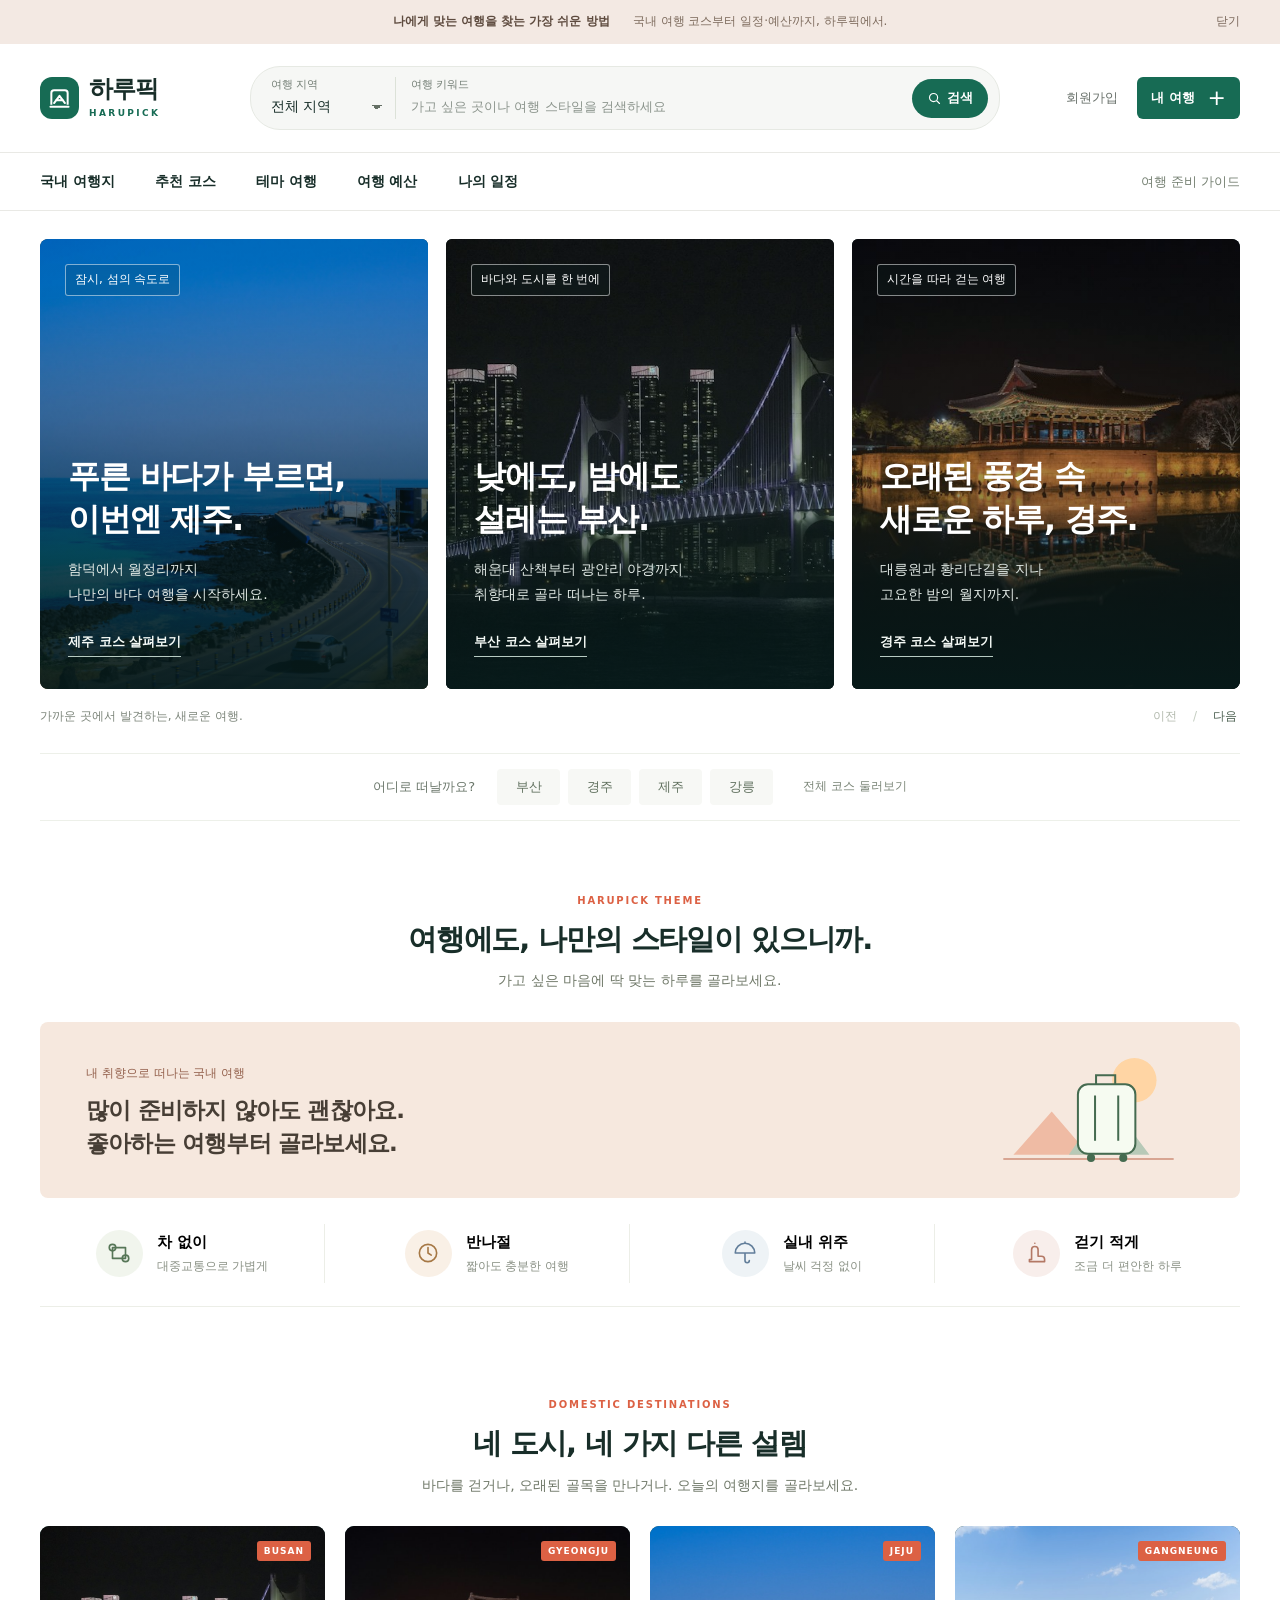
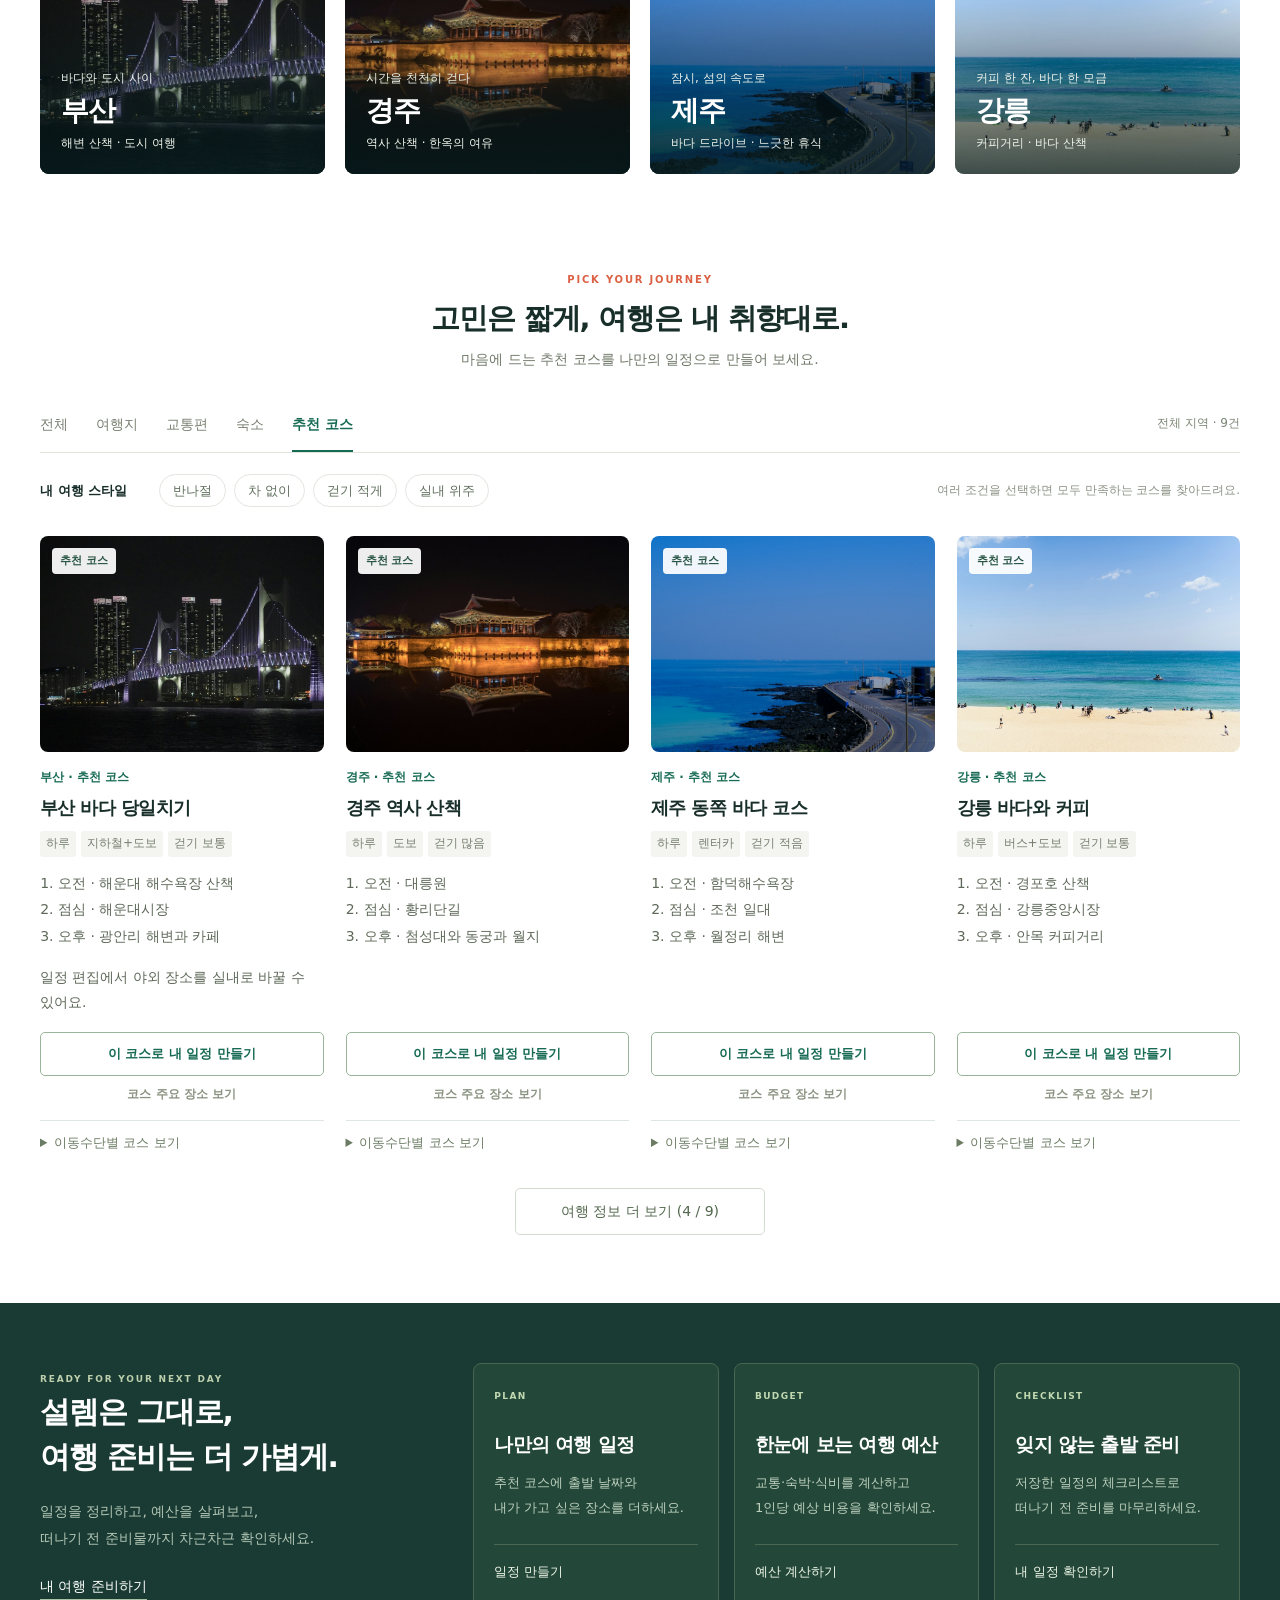
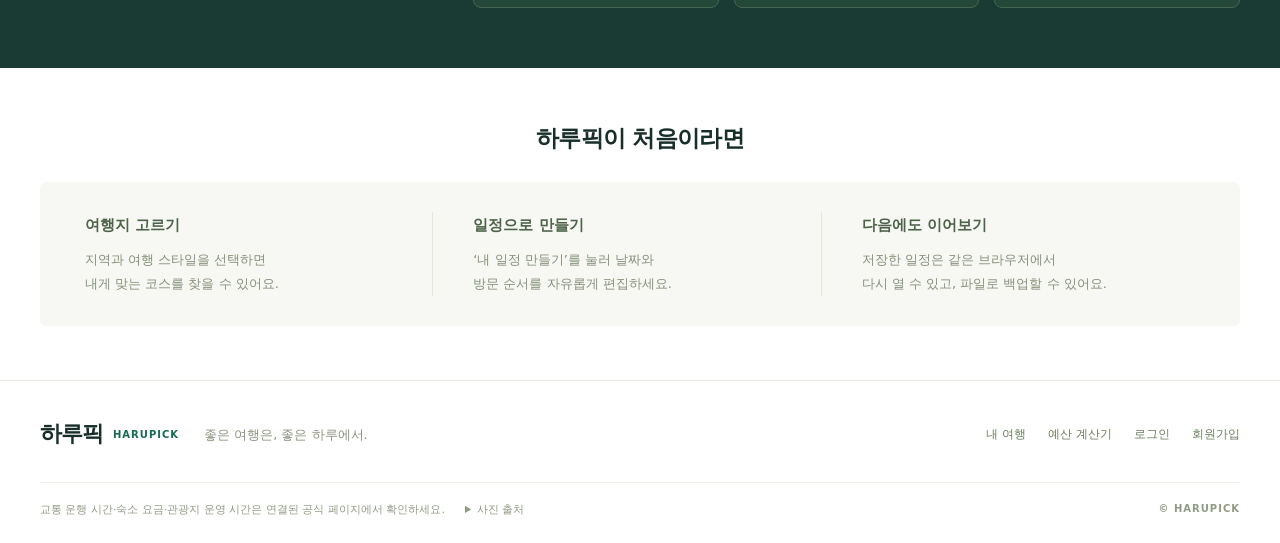
<file: index.html>
<!doctype html>
<html lang="ko">
<head>
<meta charset="utf-8">
<meta name="viewport" content="width=device-width, initial-scale=1">
<meta name="theme-color" content="#176b54">
<meta name="description" content="마음에 드는 국내 여행지를 발견하고, 추천 코스를 나만의 일정으로 만들어 보세요. 여행 준비의 시작, 하루픽.">
<title>여행 하루픽 | 일상에서 한 걸음, 여행에 한 걸음</title>
<link rel="icon" href="./favicon.svg" type="image/svg+xml">
<link rel="preload" as="image" href="./assets/jeju.jpg">
<link rel="stylesheet" href="./ui.css">
<link rel="stylesheet" href="./home.css">
<link rel="stylesheet" href="./course-transport.css">
<script type="module" src="./app.js"></script>
</head>
<body class="home">
<a class="skip-link" href="#main">본문으로 바로가기</a>
<div class="announcement" id="announcement"><div class="shell"><p><strong>나에게 맞는 여행을 찾는 가장 쉬운 방법</strong><span>국내 여행 코스부터 일정·예산까지, 하루픽에서.</span></p><button type="button" id="close-announcement" aria-label="상단 안내 닫기">닫기</button></div></div>
<header class="site-header"><div class="header-inner"><a class="brand" href="./index.html" aria-label="여행 하루픽 홈"><span class="brand-mark"><svg viewBox="0 0 32 32" fill="none" aria-hidden="true"><path d="M7 23V10a3 3 0 0 1 3-3h12a3 3 0 0 1 3 3v13" stroke="currentColor" stroke-width="2.2"/><path d="m10 21 6-8 6 8M12 18h8M6 25h20" stroke="currentColor" stroke-width="2.2" stroke-linecap="round" stroke-linejoin="round"/></svg></span><span class="brand-word">하루픽<small>HARUPICK</small></span></a><div class="catalog-search" id="search"><form id="search-form" role="search" aria-label="국내 여행 검색"><label for="region"><span>여행 지역</span><select id="region"><option value="">전체 지역</option><option>부산</option><option>경주</option><option>제주</option><option>강릉</option></select></label><label for="keyword"><span>여행 키워드</span><input id="keyword" type="search" placeholder="가고 싶은 곳이나 여행 스타일을 검색하세요" autocomplete="off"></label><button class="primary search-submit" type="submit"><svg viewBox="0 0 24 24" fill="none" aria-hidden="true"><circle cx="10.5" cy="10.5" r="6.5" stroke="currentColor" stroke-width="1.8"/><path d="m16 16 4 4" stroke="currentColor" stroke-width="1.8" stroke-linecap="round"/></svg>검색</button></form></div><div class="header-account"><a href="./signup.html">회원가입</a><a class="header-trip" href="./my-trip.html">내 여행 <span aria-hidden="true">+</span></a></div></div></header>
<nav class="catalog-nav" aria-label="주 메뉴"><div class="shell"><div class="catalog-menu"><a href="#destinations">국내 여행지</a><a href="#results" id="course-nav">추천 코스</a><a href="#themes">테마 여행</a><a href="./budget.html">여행 예산</a><a href="./my-trip.html">나의 일정</a></div><a class="nav-guide" href="#travel-tools">여행 준비 가이드</a></div></nav>
<main id="main">
<section class="catalog-hero shell" aria-labelledby="hero-title"><h1 id="hero-title" class="sr-only">나에게 맞는 국내 여행, 하루픽</h1><div class="poster-viewport" id="poster-viewport" role="group" aria-roledescription="캐러셀" aria-label="지역별 추천 여행" tabindex="0"><button class="travel-poster poster-jeju" type="button" data-city="제주" aria-label="제주 여행 코스 보기"><img src="./assets/jeju.jpg" alt="제주 애월의 푸른 바다와 해안도로" width="800" height="1100" fetchpriority="high"><span class="poster-tag">잠시, 섬의 속도로</span><span class="poster-copy"><strong>푸른 바다가 부르면,<br>이번엔 제주.</strong><span>함덕에서 월정리까지<br>나만의 바다 여행을 시작하세요.</span><span class="poster-action">제주 코스 살펴보기</span></span></button>
<button class="travel-poster poster-busan" type="button" data-city="부산" aria-label="부산 여행 코스 보기"><img src="./assets/busan.jpg" alt="불빛이 반짝이는 부산 광안대교" width="800" height="1100" loading="lazy"><span class="poster-tag">바다와 도시를 한 번에</span><span class="poster-copy"><strong>낮에도, 밤에도<br>설레는 부산.</strong><span>해운대 산책부터 광안리 야경까지<br>취향대로 골라 떠나는 하루.</span><span class="poster-action">부산 코스 살펴보기</span></span></button>
<button class="travel-poster poster-gyeongju" type="button" data-city="경주" aria-label="경주 여행 코스 보기"><img src="./assets/gyeongju.jpg" alt="경주 동궁과 월지의 야경" width="800" height="1100" loading="lazy"><span class="poster-tag">시간을 따라 걷는 여행</span><span class="poster-copy"><strong>오래된 풍경 속<br>새로운 하루, 경주.</strong><span>대릉원과 황리단길을 지나<br>고요한 밤의 월지까지.</span><span class="poster-action">경주 코스 살펴보기</span></span></button>
<button class="travel-poster poster-gangneung" type="button" data-city="강릉" aria-label="강릉 여행 코스 보기"><img src="./assets/gangneung.jpg" alt="강릉의 모래 해변과 맑은 바다" width="800" height="1100" loading="lazy"><span class="poster-tag">커피 한 잔, 바다 한 모금</span><span class="poster-copy"><strong>일상은 잠깐 두고,<br>강릉으로.</strong><span>경포호와 안목 커피거리<br>바다를 곁에 둔 느긋한 하루.</span><span class="poster-action">강릉 코스 살펴보기</span></span></button></div><div class="hero-controls"><p>가까운 곳에서 발견하는, 새로운 여행.</p><div><button type="button" id="poster-prev" aria-label="이전 여행 배너" disabled>이전</button><span aria-hidden="true">/</span><button type="button" id="poster-next" aria-label="다음 여행 배너">다음</button></div></div><div class="region-strip"><span>어디로 떠날까요?</span><div class="chips" id="cities" aria-label="지역 바로 선택"></div><a href="#results">전체 코스 둘러보기</a></div></section>
<section class="theme-section shell" id="themes" aria-labelledby="theme-heading"><div class="section-heading centered"><p class="eyebrow">HARUPICK THEME</p><h2 id="theme-heading">여행에도, 나만의 스타일이 있으니까.</h2><p>가고 싶은 마음에 딱 맞는 하루를 골라보세요.</p></div><div class="theme-banner"><div><span class="banner-kicker">내 취향으로 떠나는 국내 여행</span><h3>많이 준비하지 않아도 괜찮아요.<br>좋아하는 여행부터 골라보세요.</h3></div><svg viewBox="0 0 200 125" fill="none" aria-hidden="true"><circle cx="145" cy="33" r="22" fill="#ffd5a4"/><path d="M15 111h169" stroke="#d8a592" stroke-width="2"/><path d="m25 107 38-43 37 43" fill="#efbba4"/><path d="m80 107 38-56 42 56" fill="#b7c9b7"/><rect x="89" y="37" width="57" height="69" rx="10" fill="#f6fbf1" stroke="#456b50" stroke-width="2"/><path d="M107 37v-9h19v9M106 48v45M129 48v45" stroke="#456b50" stroke-width="2"/><circle cx="102" cy="110" r="4" fill="#456b50"/><circle cx="134" cy="110" r="4" fill="#456b50"/></svg></div><div class="theme-shortcuts"><button type="button" class="theme-shortcut" data-condition="차 없이"><span class="shortcut-icon"><svg viewBox="0 0 24 24" fill="none" stroke="currentColor" stroke-width="1.5" stroke-linecap="round" stroke-linejoin="round" aria-hidden="true"><path d="M6 7h12M6 17h12M6 7v10M18 7v10"/><circle cx="6" cy="7" r="3"/><circle cx="18" cy="17" r="3"/></svg></span><span><strong>차 없이</strong><small>대중교통으로 가볍게</small></span></button><button type="button" class="theme-shortcut" data-condition="반나절"><span class="shortcut-icon"><svg viewBox="0 0 24 24" fill="none" stroke="currentColor" stroke-width="1.5" stroke-linecap="round" stroke-linejoin="round" aria-hidden="true"><circle cx="12" cy="12" r="8"/><path d="M12 7v5l3 2"/></svg></span><span><strong>반나절</strong><small>짧아도 충분한 여행</small></span></button><button type="button" class="theme-shortcut" data-condition="실내 위주"><span class="shortcut-icon"><svg viewBox="0 0 24 24" fill="none" stroke="currentColor" stroke-width="1.5" stroke-linecap="round" stroke-linejoin="round" aria-hidden="true"><path d="M3 12a9 9 0 0 1 18 0H3Zm9 0v7a2 2 0 0 0 4 0M12 2v1"/></svg></span><span><strong>실내 위주</strong><small>날씨 걱정 없이</small></span></button><button type="button" class="theme-shortcut" data-condition="걷기 적게"><span class="shortcut-icon"><svg viewBox="0 0 24 24" fill="none" stroke="currentColor" stroke-width="1.5" stroke-linecap="round" stroke-linejoin="round" aria-hidden="true"><path d="M7 18V9a3 3 0 0 1 6 0v6h3a3 3 0 0 1 3 3v2H5v-2h2ZM10 3h.01"/></svg></span><span><strong>걷기 적게</strong><small>조금 더 편안한 하루</small></span></button></div></section>
<section class="destinations shell section" id="destinations" aria-labelledby="destination-heading"><div class="section-heading centered"><p class="eyebrow">DOMESTIC DESTINATIONS</p><h2 id="destination-heading">네 도시, 네 가지 다른 설렘</h2><p>바다를 걷거나, 오래된 골목을 만나거나. 오늘의 여행지를 골라보세요.</p></div>
<div class="destination-grid">
<button class="destination" type="button" data-city="부산" aria-label="부산 여행 코스 보기"><img src="./assets/busan.jpg" alt="부산 광안대교의 야경" width="640" height="800" loading="lazy"><span class="destination-content"><small>바다와 도시 사이</small><strong>부산</strong><span>해변 산책 · 도시 여행</span></span><span class="destination-tag">BUSAN</span></button>
<button class="destination" type="button" data-city="경주" aria-label="경주 여행 코스 보기"><img src="./assets/gyeongju.jpg" alt="잔잔한 연못에 비친 경주 동궁과 월지의 야경" width="640" height="800" loading="lazy"><span class="destination-content"><small>시간을 천천히 걷다</small><strong>경주</strong><span>역사 산책 · 한옥의 여유</span></span><span class="destination-tag">GYEONGJU</span></button>
<button class="destination" type="button" data-city="제주" aria-label="제주 여행 코스 보기"><img src="./assets/jeju.jpg" alt="제주 애월의 푸른 해안 풍경" width="640" height="800" loading="lazy"><span class="destination-content"><small>잠시, 섬의 속도로</small><strong>제주</strong><span>바다 드라이브 · 느긋한 휴식</span></span><span class="destination-tag">JEJU</span></button>
<button class="destination" type="button" data-city="강릉" aria-label="강릉 여행 코스 보기"><img src="./assets/gangneung.jpg" alt="강릉의 모래 해변과 푸른 바다" width="640" height="800" loading="lazy"><span class="destination-content"><small>커피 한 잔, 바다 한 모금</small><strong>강릉</strong><span>커피거리 · 바다 산책</span></span><span class="destination-tag">GANGNEUNG</span></button>
</div></section>
<section class="explore-section" id="results" aria-labelledby="results-heading"><div class="shell"><div class="section-heading centered"><p class="eyebrow">PICK YOUR JOURNEY</p><h2 id="results-heading">고민은 짧게, 여행은 내 취향대로.</h2><p>마음에 드는 추천 코스를 나만의 일정으로 만들어 보세요.</p></div><div class="filter-row"><div class="filters" id="filters" aria-label="결과 유형"></div><p id="summary" role="status" aria-live="polite"></p></div><fieldset id="course-conditions" class="course-conditions" aria-describedby="course-condition-help"><legend>내 여행 스타일</legend><div class="course-condition-row"><div class="chips" id="course-condition-buttons"></div><button type="button" id="clear-course-conditions" class="course-condition-reset" hidden>조건 초기화</button></div><p id="course-condition-help">여러 조건을 선택하면 모두 만족하는 코스를 찾아드려요.</p></fieldset><div class="grid" id="cards"></div><div class="load-more-wrap"><button type="button" id="load-more" class="load-more" aria-controls="cards" hidden>여행 정보 더 보기</button></div><noscript><p class="empty">여행 코스를 보려면 브라우저에서 JavaScript를 켜 주세요.</p></noscript></div></section>
<section class="travel-tools" id="travel-tools" aria-labelledby="tools-heading"><div class="shell tools-layout"><div class="tools-intro"><p class="eyebrow">READY FOR YOUR NEXT DAY</p><h2 id="tools-heading">설렘은 그대로,<br>여행 준비는 더 가볍게.</h2><p>일정을 정리하고, 예산을 살펴보고,<br>떠나기 전 준비물까지 차근차근 확인하세요.</p><a href="./my-trip.html">내 여행 준비하기</a></div><div class="tools-grid"><a href="./my-trip.html"><span class="tool-category">PLAN</span><h3>나만의 여행 일정</h3><p>추천 코스에 출발 날짜와<br>내가 가고 싶은 장소를 더하세요.</p><span class="tool-action">일정 만들기</span></a><a href="./budget.html"><span class="tool-category">BUDGET</span><h3>한눈에 보는 여행 예산</h3><p>교통·숙박·식비를 계산하고<br>1인당 예상 비용을 확인하세요.</p><span class="tool-action">예산 계산하기</span></a><a href="./my-trip.html"><span class="tool-category">CHECKLIST</span><h3>잊지 않는 출발 준비</h3><p>저장한 일정의 체크리스트로<br>떠나기 전 준비를 마무리하세요.</p><span class="tool-action">내 일정 확인하기</span></a></div></div></section><section class="planning-guide shell" aria-labelledby="guide-heading"><h2 id="guide-heading">하루픽이 처음이라면</h2><div class="guide-grid"><div><span>여행지 고르기</span><p>지역과 여행 스타일을 선택하면<br>내게 맞는 코스를 찾을 수 있어요.</p></div><div><span>일정으로 만들기</span><p>‘내 일정 만들기’를 눌러 날짜와<br>방문 순서를 자유롭게 편집하세요.</p></div><div><span>다음에도 이어보기</span><p>저장한 일정은 같은 브라우저에서<br>다시 열 수 있고, 파일로 백업할 수 있어요.</p></div></div></section>
</main>
<footer class="site-footer"><div class="shell"><div class="footer-top"><a class="brand footer-brand" href="./index.html">하루픽<span>HARUPICK</span></a><p>좋은 여행은, 좋은 하루에서.</p><div><a href="./my-trip.html">내 여행</a><a href="./budget.html">예산 계산기</a><a href="./login.html">로그인</a><a href="./signup.html">회원가입</a></div></div><div class="footer-bottom"><p>교통 운행 시간·숙소 요금·관광지 운영 시간은 연결된 공식 페이지에서 확인하세요.</p><details><summary>사진 출처</summary><p>Unsplash · <a href="https://unsplash.com/photos/8ARZHqosDC4" target="_blank" rel="noopener noreferrer">제주 / Finn</a> · <a href="https://unsplash.com/photos/w3drfUDUb-o" target="_blank" rel="noopener noreferrer">부산 / IRa Kang</a> · <a href="https://unsplash.com/photos/mgVMtZiOaeo" target="_blank" rel="noopener noreferrer">경주 / john ko</a> · <a href="https://unsplash.com/photos/Xl48nsx02J8" target="_blank" rel="noopener noreferrer">강릉 / sq lim</a></p></details><span>© HARUPICK</span></div></div></footer>
</body></html>
</file>
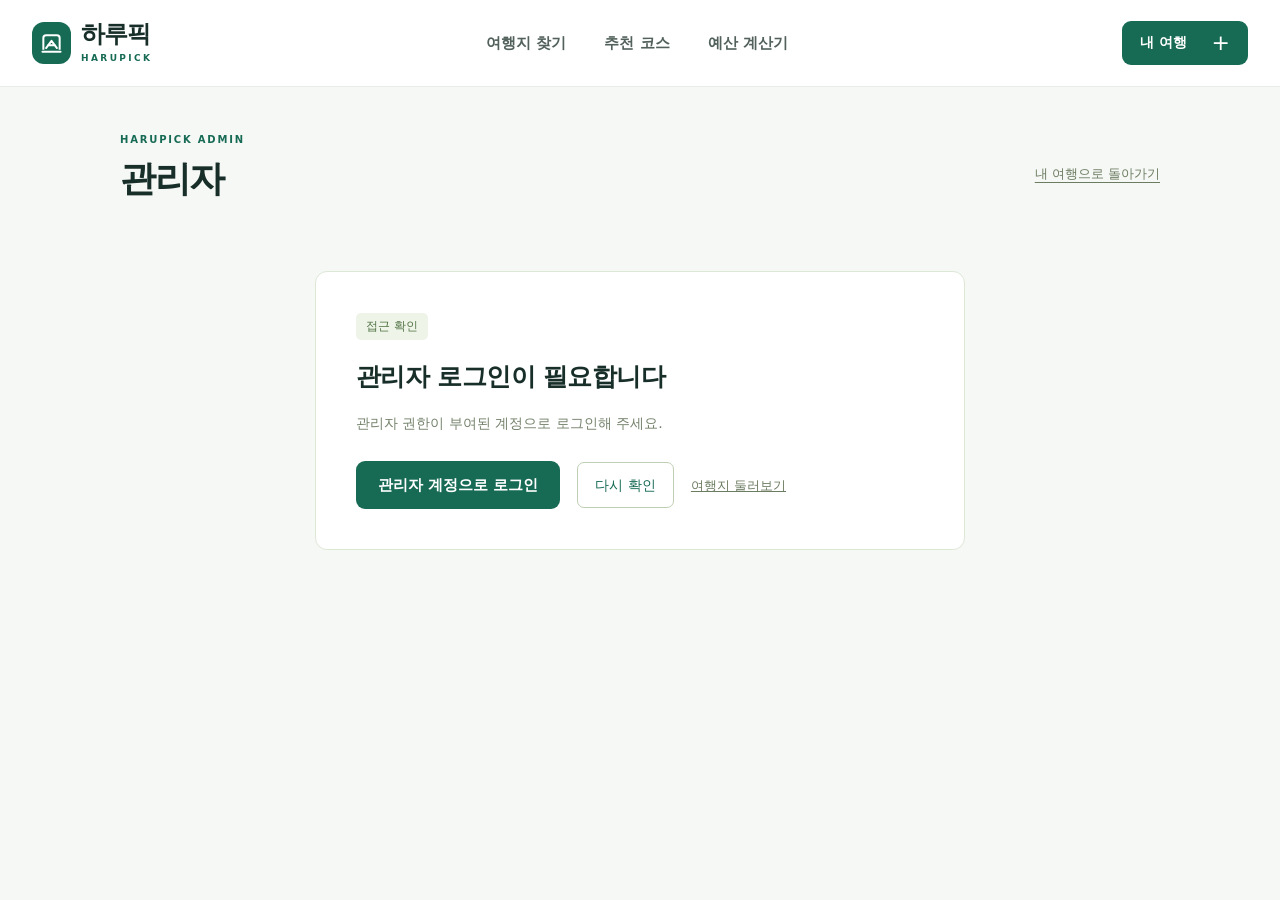
<file: admin.html>
<!doctype html><html lang="ko"><head><meta charset="utf-8"><meta name="viewport" content="width=device-width, initial-scale=1"><meta name="robots" content="noindex,nofollow"><meta name="referrer" content="no-referrer"><title>관리자 | 여행 하루픽</title><link rel="icon" href="./favicon.svg" type="image/svg+xml"><link rel="stylesheet" href="./ui.css"><link rel="stylesheet" href="./admin.css"><script type="module" src="./admin.js"></script><link rel="stylesheet" href="./trip-cloud.css"><link rel="stylesheet" href="./admin-audit.css"><link rel="stylesheet" href="./admin-dashboard.css"></head><body class="admin-page"><header class="site-header"><div class="header-inner"><a class="brand" href="./index.html" aria-label="여행 하루픽 홈"><span class="brand-mark"><svg viewBox="0 0 32 32" fill="none" aria-hidden="true"><path d="M7 23V10a3 3 0 0 1 3-3h12a3 3 0 0 1 3 3v13" stroke="currentColor" stroke-width="2.2"/><path d="m10 21 6-8 6 8M12 18h8M6 25h20" stroke="currentColor" stroke-width="2.2" stroke-linecap="round" stroke-linejoin="round"/></svg></span><span class="brand-word">하루픽<small>HARUPICK</small></span></a><nav class="main-nav" aria-label="주 메뉴"><a href="./index.html#destinations">여행지 찾기</a><a href="./index.html?view=courses#results">추천 코스</a><a href="./budget.html">예산 계산기</a></nav><a class="header-trip" href="./my-trip.html">내 여행 <span aria-hidden="true">+</span></a></div></header><main class="admin-layout"><div class="admin-heading"><div><p class="admin-kicker">HARUPICK ADMIN</p><h1>관리자</h1></div><a href="./my-trip.html">내 여행으로 돌아가기</a></div><section id="admin-gate" class="admin-gate" aria-labelledby="gate-title"><span class="gate-label">접근 확인</span><h2 id="gate-title">접근 권한을 확인하고 있습니다</h2><p id="gate-message" role="status" aria-live="polite">잠시만 기다려 주세요.</p><div class="gate-actions"><a class="primary" id="admin-login" href="./login.html?next=admin" hidden>관리자 계정으로 로그인</a><button type="button" id="admin-retry" hidden>다시 확인</button><a href="./index.html">여행지 둘러보기</a></div><noscript><p>관리자 화면을 이용하려면 JavaScript를 켜 주세요.</p></noscript></section><section id="admin-console" aria-labelledby="console-title" hidden><div class="console-header"><div><span class="access-badge">관리자 권한 확인 완료</span><h2 id="console-title">하루픽 운영 공간</h2><p>현재 접속 계정 <strong id="admin-email"></strong></p></div><button type="button" id="admin-logout">로그아웃</button></div><section id="admin-dashboard" class="dashboard-overview" data-state="idle" aria-labelledby="dashboard-title"><div class="dashboard-overview-head"><div><p class="admin-kicker">OPERATIONS OVERVIEW</p><h3 id="dashboard-title">운영 대시보드</h3><p>회원과 여행 일정의 현황을 한곳에서 확인합니다.</p></div><span class="dashboard-stage" id="dashboard-stage">대기</span></div><div class="dashboard-connection"><strong id="dashboard-status-title" role="status" aria-live="polite">관리자 권한 확인 후 통계를 조회합니다.</strong><p id="dashboard-status-message"></p><p id="dashboard-asof-line" hidden>집계 기준 시각 <time id="dashboard-asof"></time></p><div class="dashboard-actions"><button type="button" id="dashboard-refresh" disabled>통계 새로고침</button><button type="button" id="dashboard-retry" hidden>통계 다시 불러오기</button></div></div><div class="dashboard-metrics"><dl class="dashboard-metric"><dt>가입 완료 회원</dt><dd><strong class="dashboard-metric-value" id="dashboard-members">—</strong><p>이메일 인증과 하루픽 프로필 등록이 완료된 계정</p></dd></dl><dl class="dashboard-metric"><dt>전체 서버 일정</dt><dd><strong class="dashboard-metric-value" id="dashboard-trips">—</strong><p>이용 중·보관 일정 포함 · 브라우저 일정 제외</p><p id="dashboard-trip-breakdown"></p></dd></dl><dl class="dashboard-metric"><dt>다가오는 여행</dt><dd><strong class="dashboard-metric-value" id="dashboard-upcoming">—</strong><p>오늘부터 30일 내 여행 · 보관 일정 제외</p></dd></dl><dl class="dashboard-metric"><dt>최근 7일 변경</dt><dd><strong class="dashboard-metric-value" id="dashboard-changes">—</strong><p>오늘 포함 7일 · 일정·관리자 권한 변경</p></dd></dl></div><section class="dashboard-chart" aria-labelledby="dashboard-trend-title"><div class="dashboard-trend-header"><div><h4 id="dashboard-trend-title">회원 등록·일정 생성 추이</h4><p id="dashboard-period-scope">기간 선택은 아래 추이에만 적용됩니다. 요약 카드의 집계 기준은 유지됩니다.</p></div><label for="dashboard-days">조회 기간<select id="dashboard-days" aria-describedby="dashboard-period-scope" disabled><option value="7">최근 7일</option><option value="30">최근 30일</option></select></label></div><p id="dashboard-trend-range"></p><p id="dashboard-trend-message" role="status" aria-live="polite">관리자 권한 확인 후 추이를 조회합니다.</p><div id="dashboard-chart-content" class="dashboard-chart-grid" hidden><section aria-labelledby="dashboard-member-trend-title"><h5 id="dashboard-member-trend-title">회원 등록 추이</h5><p id="dashboard-member-total" class="dashboard-chart-total"></p><p class="dashboard-series-note">현재 가입 완료 회원의 하루픽 프로필 등록일 기준</p><div id="dashboard-member-chart" class="dashboard-svg-chart"></div><p id="dashboard-member-empty" class="dashboard-series-empty" hidden>선택 기간에 등록된 가입 완료 회원이 없습니다.</p></section><section aria-labelledby="dashboard-trip-trend-title"><h5 id="dashboard-trip-trend-title">서버 일정 생성 추이</h5><p id="dashboard-trip-total" class="dashboard-chart-total"></p><p class="dashboard-series-note">현재 서버 일정의 생성일 기준 · 보관 일정 포함</p><div id="dashboard-trip-chart" class="dashboard-svg-chart"></div><p id="dashboard-trip-empty" class="dashboard-series-empty" hidden>선택 기간에 생성된 서버 일정이 없습니다.</p></section></div><details id="dashboard-trend-table" class="dashboard-trend-table" hidden><summary>날짜별 수치 보기</summary><div class="dashboard-trend-table-wrap" role="region" aria-label="날짜별 회원 등록·일정 생성 수치" tabindex="0"><table><caption class="sr-only">선택 기간의 한국 날짜별 회원 등록과 서버 일정 생성 건수</caption><thead><tr><th scope="col">날짜</th><th scope="col">회원 등록</th><th scope="col">일정 생성</th></tr></thead><tbody id="dashboard-trend-rows"></tbody></table></div></details><p class="dashboard-trend-footnote">현재 남아 있는 회원·일정 기준이므로 인증 완료나 삭제에 따라 과거 날짜의 수치도 달라질 수 있습니다.</p></section><div class="dashboard-previews"><section class="dashboard-preview" aria-labelledby="dashboard-upcoming-title"><h4 id="dashboard-upcoming-title">다가오는 여행</h4><p>오늘부터 30일 내의 이용 중 일정 · 가까운 날짜순 최대 5개</p><p class="dashboard-list-message" id="dashboard-upcoming-empty"></p><ul class="dashboard-summary-list" id="dashboard-upcoming-list" hidden></ul><a href="#trips-heading">전체 일정 관리로 이동</a></section><section class="dashboard-preview" aria-labelledby="dashboard-changes-title"><h4 id="dashboard-changes-title">최근 변경 이력</h4><p>서버에 기록된 최근 변경 · 최신순 최대 5개</p><p class="dashboard-list-message" id="dashboard-recent-empty"></p><ul class="dashboard-summary-list" id="dashboard-recent-list" hidden></ul><a href="#audit-region">전체 변경 이력으로 이동</a></section></div><nav class="dashboard-shortcuts" aria-label="관리 기능 바로가기"><a href="#members-region">회원 관리</a><a href="#trips-heading">일정 관리</a><a href="#audit-region">변경 이력</a></nav></section><div class="admin-info-grid"><article><span>접근 권한</span><strong>관리자</strong><p>인증된 관리자 계정으로 접속했습니다.</p></article><article><span>권한 확인 시각</span><strong id="admin-checked-at"></strong><p>화면으로 돌아오면 권한을 다시 확인합니다.</p></article></div><section id="members-region" class="members-region" aria-labelledby="members-title"><div class="members-heading"><div><p class="admin-kicker">MEMBER DIRECTORY</p><h3 id="members-title">회원 관리</h3><p>하루픽 프로필이 있는 회원의 정보를 조회합니다.</p></div><button type="button" id="members-refresh">새로고침</button></div><div class="members-guide" id="members-display-guide"><p><strong>조회 전용</strong> 닉네임·이메일·하루픽 가입일·계정 상태를 확인하고, 상세 보기에서 추가 정보를 조회합니다.</p><p>하루픽 가입일은 프로필 등록 시각입니다. 모든 시각은 한국 시간으로 표시합니다.</p></div><details class="members-status-guide"><summary>계정 상태 표시 기준</summary><dl><dt>이용 가능</dt><dd>삭제·이용 제한 상태가 아니며 이메일 인증이 완료된 계정</dd><dt>이메일 미인증</dt><dd>이메일 인증이 완료되지 않은 계정</dd><dt>이용 제한</dt><dd>서버에서 이용 제한 기간이 적용 중인 계정</dd><dt>삭제된 계정</dt><dd>인증 계정이 삭제 상태이고 하루픽 프로필이 남아 있는 계정</dd><dt>확인 필요</dt><dd>서버의 상태 값을 확인할 수 없는 경우</dd></dl><p>상태가 겹치면 삭제 → 이용 제한 → 이메일 미인증 순서로 표시합니다. 관리자 권한은 별도이며 이 상태로 판단하지 않습니다.</p></details><form id="members-search" class="members-search" role="search" aria-label="회원 검색과 조회 조건" novalidate><label for="members-query">닉네임 또는 이메일 검색</label><div class="members-query-row"><input id="members-query" name="query" type="search" maxlength="100" autocomplete="off" placeholder="닉네임 또는 이메일 입력" aria-describedby="members-draft-message"><button type="submit">검색·조건 적용</button><button type="button" id="members-reset">초기화</button></div><fieldset class="members-filter-fields"><legend class="sr-only">회원 조회 조건</legend><div class="members-filter-grid"><label for="members-status">계정 상태<select id="members-status" name="status"><option value="all">전체 상태</option><option value="active">이용 가능</option><option value="unconfirmed">이메일 미인증</option><option value="suspended">이용 제한</option><option value="deleted">삭제된 계정</option></select></label><label for="members-from">가입 시작일 · 한국 시간<input id="members-from" name="from" type="date" min="0001-01-01" max="9999-12-31" aria-describedby="members-date-guide members-filter-error"></label><label for="members-until">가입 종료일 · 한국 시간<input id="members-until" name="until" type="date" min="0001-01-01" max="9999-12-31" aria-describedby="members-date-guide members-filter-error"></label><label for="members-sort">가입일 정렬<select id="members-sort" name="sort"><option value="created_desc">가입일 최신순</option><option value="created_asc">가입일 오래된 순</option></select></label></div></fieldset><p id="members-date-guide" class="members-filter-hint">가입일은 하루픽 프로필 등록일입니다. 시작일과 종료일을 포함하며, 비워 두면 해당 날짜 제한을 적용하지 않습니다.</p><p id="members-draft-message" class="members-draft-message" role="status" aria-live="polite" hidden>조건을 변경했습니다. 검색·조건 적용을 눌러 목록에 반영해 주세요.</p><p id="members-filter-error" class="members-filter-error" role="alert" hidden></p></form><p id="members-applied" class="members-applied" role="status" aria-live="polite" hidden></p><div class="members-summary"><strong id="members-count"></strong><span id="members-range" class="members-range"></span><p id="members-message" role="status" aria-live="polite"></p><button id="members-retry" type="button" hidden>목록 다시 불러오기</button></div><p class="table-scroll-hint">표를 좌우로 밀면 계정 상태와 상세 보기까지 확인할 수 있습니다.</p><div id="member-table-wrap" class="member-table-wrap" role="region" aria-label="회원 목록" aria-describedby="members-display-guide members-message" tabindex="0" hidden><table class="member-table member-directory-table"><caption id="members-table-caption" class="sr-only">하루픽 회원 목록 · 프로필 등록일 최신순 · 한 페이지 20명 · 한국 시간</caption><thead><tr><th scope="col">닉네임</th><th scope="col">이메일</th><th id="members-created-heading" scope="col" aria-sort="descending">하루픽 가입일</th><th scope="col">계정 상태</th><th scope="col">상세</th></tr></thead><tbody id="member-rows"></tbody></table></div><nav id="members-pagination" class="members-pagination" aria-label="회원 목록 페이지" hidden><button id="members-prev" type="button" disabled>이전</button><span id="members-page"></span><button id="members-next" type="button" disabled>다음</button></nav></section><section id="member-detail" class="member-detail" aria-labelledby="member-detail-title" aria-describedby="member-detail-message" hidden><div class="members-heading"><h3 id="member-detail-title" tabindex="-1">회원 상세</h3><button id="member-detail-close" type="button">상세 닫기</button></div><p id="member-detail-name" class="member-detail-name"></p><p id="member-detail-context" class="member-detail-context"></p><p id="member-detail-message" role="status" aria-live="polite"></p><button id="member-detail-retry" type="button" hidden>상세 다시 불러오기</button><div id="member-detail-content" hidden><div class="member-detail-grid"><section aria-labelledby="member-identity-title"><h4 id="member-identity-title">계정 정보</h4><dl id="member-detail-fields"></dl></section><section aria-labelledby="member-dates-title"><h4 id="member-dates-title">등록·인증 시각</h4><dl id="member-detail-dates"></dl></section></div><p class="member-detail-note">모든 시각은 한국 시간입니다. 최근 계정 로그인은 같은 인증 계정을 사용하는 다른 서비스의 로그인도 포함할 수 있으며, 하루픽 방문 기록과는 다릅니다.</p></div><div class="member-detail-return"><button id="member-detail-back" type="button">회원 목록으로 돌아가기</button><p>상세 영역에서 Esc를 누르면 선택한 회원 행으로 돌아갑니다.</p></div></section><section class="members-region" aria-labelledby="trips-heading"><div class="members-heading"><div><p class="admin-kicker">TRIP MANAGEMENT</p><h3 id="trips-heading">여행 일정 관리</h3><p>회원이 계정에 저장한 일정만 표시됩니다. 브라우저에만 있는 일정은 포함되지 않습니다.</p></div><button type="button" id="trips-refresh">일정 새로고침</button></div><form id="trips-search" class="members-search"><label for="trips-query">일정 제목·회원 닉네임·이메일 검색</label><div><input id="trips-query" type="search" maxlength="100" autocomplete="off" placeholder="제목 또는 회원 정보"><label class="trip-filter-label">보관 상태<select id="trips-filter"><option value="all">전체</option><option value="active">이용 중</option><option value="archived">보관됨</option></select></label><button type="submit">일정 검색</button></div></form><p id="trips-message" role="status" aria-live="polite"></p><p id="trips-feedback" role="status"></p><button id="trips-retry" type="button" hidden>일정 다시 불러오기</button><p class="trip-scroll-hint">좁은 화면에서는 표를 좌우로 밀어 조회·관리 버튼까지 확인할 수 있습니다.</p><div class="member-table-wrap" role="region" aria-label="서버 여행 일정 목록" tabindex="0"><table class="member-table"><caption class="sr-only">서버 여행 일정</caption><thead><tr><th scope="col">일정 제목</th><th scope="col">회원</th><th scope="col">이메일</th><th scope="col">여행 날짜</th><th scope="col">상태</th><th scope="col">관리</th></tr></thead><tbody id="admin-trip-rows"></tbody></table></div><nav id="trips-pages" class="members-pagination" aria-label="일정 목록 페이지" hidden><button type="button" id="trips-prev">이전</button><span id="trips-page"></span><button type="button" id="trips-next">다음</button></nav></section><section id="admin-trip-detail" class="member-detail" aria-labelledby="admin-trip-detail-title" hidden><div class="members-heading"><h3 id="admin-trip-detail-title" tabindex="-1">여행 일정 상세·관리</h3><button id="trips-detail-close" type="button">일정 상세 닫기</button></div><p id="trip-detail-message" role="status"></p><button id="trips-detail-retry" type="button" hidden>일정 상세 다시 조회</button><dl id="admin-trip-fields"></dl><ol id="admin-trip-stops" class="admin-trip-stops"></ol><form id="trip-update-form" class="trip-update-form" hidden><label>일정 제목<input id="trip-update-title" maxlength="80" required></label><label>여행 날짜<input id="trip-update-date" type="date"></label><label>보관 상태<select id="trip-update-status"><option value="active">이용 중</option><option value="archived">보관됨</option></select></label><p>보관 상태는 서버 일정에만 적용됩니다. 회원 브라우저의 복사본은 유지됩니다. 보관된 일정도 이용 중으로 복원할 수 있습니다.</p><button id="trip-update-submit" type="submit">일정 변경 저장</button><p id="trip-update-message" role="status" aria-live="polite"></p></form></section><section id="audit-region" class="members-region" aria-labelledby="audit-title"><div class="members-heading"><div><p class="admin-kicker">AUDIT HISTORY</p><h3 id="audit-title">변경 이력</h3><p>기록 기능 적용 이후의 일정·관리자 권한 변경을 확인합니다. 실패한 요청과 로그인 이력은 이 목록에 포함되지 않습니다.</p></div><button type="button" id="audit-refresh">이력 새로고침</button></div><form id="audit-search" class="audit-search"><label class="audit-query-label">대상 제목·수행자·ID 검색<input id="audit-query" type="search" maxlength="100" autocomplete="off" placeholder="일정 제목, 닉네임 또는 ID"></label><label>작업 유형<select id="audit-event"><option value="all">전체 작업</option><option value="trip.created">일정 생성</option><option value="trip.updated">일정 수정</option><option value="trip.archived">일정 보관</option><option value="trip.restored">일정 복원</option><option value="trip.deleted">일정 삭제</option><option value="admin.granted">관리자 권한 부여</option><option value="admin.revoked">관리자 권한 회수</option><option value="admin.removed">관리자 권한 삭제</option></select></label><label>시작일 · 한국 시간<input id="audit-from" type="date"></label><label>종료일 · 한국 시간<input id="audit-until" type="date"></label><div class="audit-search-actions"><button type="submit">이력 검색</button><button type="button" id="audit-reset">검색 초기화</button></div></form><p id="audit-message" role="status" aria-live="polite"></p><button id="audit-retry" type="button" hidden>이력 다시 불러오기</button><div id="audit-table-wrap" class="member-table-wrap" role="region" aria-label="변경 이력 목록" tabindex="0" hidden><table class="member-table"><caption class="sr-only">하루픽 변경 이력 · 좁은 화면에서는 표를 좌우로 이동해 확인할 수 있습니다.</caption><thead><tr><th scope="col">변경 시각</th><th scope="col">작업</th><th scope="col">수행자</th><th scope="col">대상</th><th scope="col">상세</th></tr></thead><tbody id="audit-rows"></tbody></table></div><nav id="audit-pages" class="members-pagination" aria-label="변경 이력 페이지" hidden><button type="button" id="audit-prev">이전</button><span id="audit-page"></span><button type="button" id="audit-next">다음</button></nav><p class="audit-note">일정 본문·메모·비밀번호·인증 토큰은 감사 로그에 저장하지 않습니다. 일정 내용이 바뀌었는지는 변경 항목으로만 기록합니다.</p></section><section id="audit-detail" class="member-detail" aria-labelledby="audit-detail-title" hidden><div class="members-heading"><h3 id="audit-detail-title" tabindex="-1">변경 전후</h3><button id="audit-detail-close" type="button">이력 상세 닫기</button></div><p id="audit-detail-message" role="status" aria-live="polite"></p><dl id="audit-detail-fields"></dl><div id="audit-diff-wrap" class="member-table-wrap" role="region" aria-label="변경 전후 비교" tabindex="0" hidden><table class="member-table audit-diff-table"><caption class="sr-only">변경 전후 값 비교</caption><thead><tr><th scope="col">항목</th><th scope="col">변경 전</th><th scope="col">변경 후</th></tr></thead><tbody id="audit-diff-rows"></tbody></table></div><button type="button" id="audit-detail-retry" hidden>변경 내용 다시 불러오기</button></section></section></main></body></html>
</file>
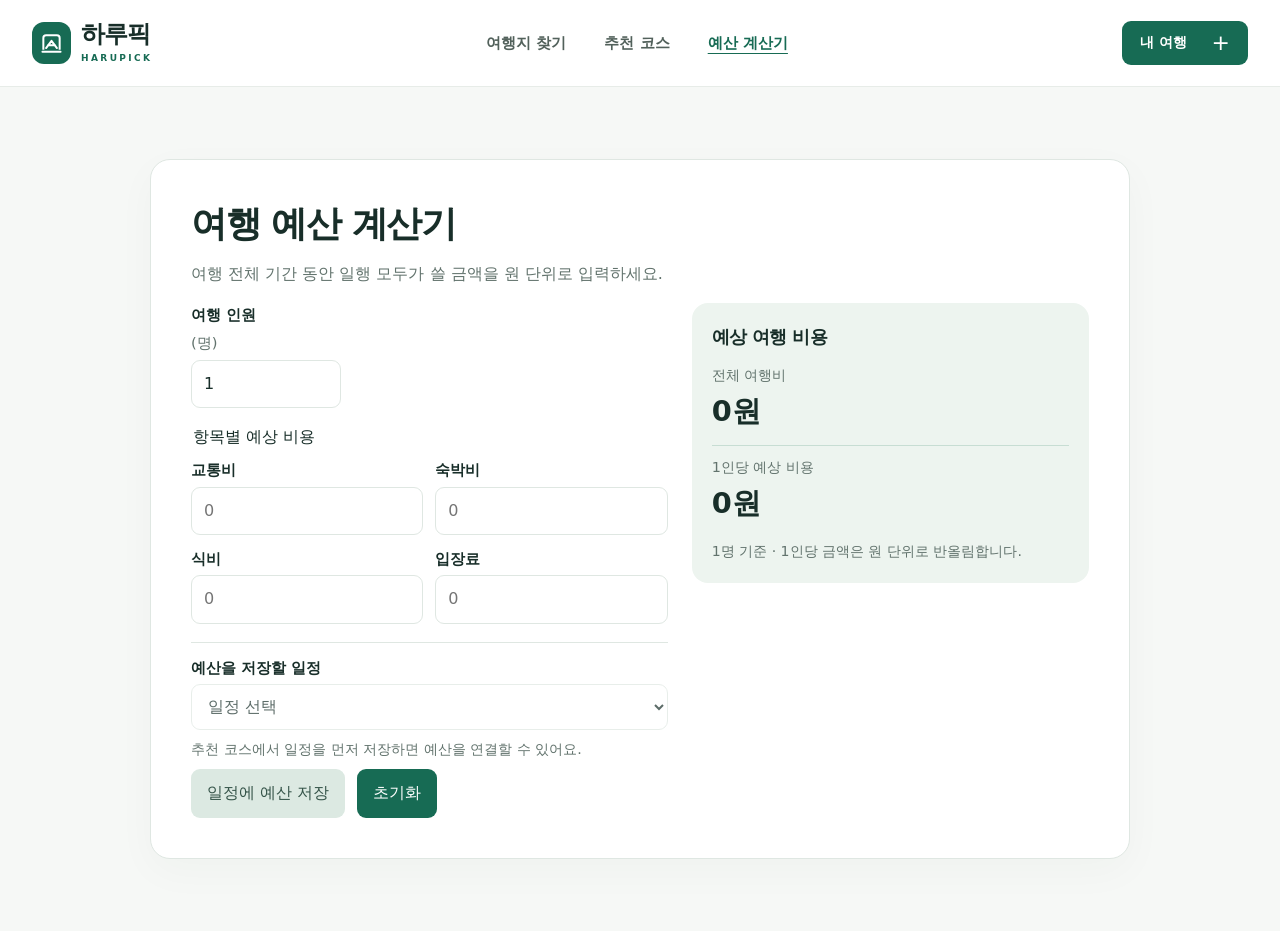
<file: budget.html>
<!doctype html>
<html lang="ko">
<head>
<meta charset="utf-8">
<meta name="viewport" content="width=device-width, initial-scale=1">
<meta name="description" content="여행 경비를 항목별로 입력하고 총액과 1인당 예상 비용을 확인하세요.">
<title>여행 예산 계산기 | 여행 하루픽</title>
<link rel="stylesheet" href="./account.css">
<link rel="stylesheet" href="./budget.css">
<script type="module" src="./budget.js"></script>
<link rel="icon" href="./favicon.svg" type="image/svg+xml">
<link rel="stylesheet" href="./ui.css">
</head>
<body>
<header class="site-header"><div class="header-inner"><a class="brand" href="./index.html" aria-label="여행 하루픽 홈"><span class="brand-mark"><svg viewBox="0 0 32 32" fill="none" aria-hidden="true"><path d="M7 23V10a3 3 0 0 1 3-3h12a3 3 0 0 1 3 3v13" stroke="currentColor" stroke-width="2.2"/><path d="m10 21 6-8 6 8M12 18h8M6 25h20" stroke="currentColor" stroke-width="2.2" stroke-linecap="round" stroke-linejoin="round"/></svg></span><span class="brand-word">하루픽<small>HARUPICK</small></span></a><nav class="main-nav" aria-label="주 메뉴"><a href="./index.html#destinations">여행지 찾기</a><a href="./index.html?view=courses#results">추천 코스</a><a href="./budget.html" aria-current="page">예산 계산기</a></nav><a class="header-trip" href="./my-trip.html">내 여행 <span aria-hidden="true">+</span></a></div></header>
<main class="panel budget-panel">
<h1>여행 예산 계산기</h1>
<p>여행 전체 기간 동안 일행 모두가 쓸 금액을 원 단위로 입력하세요.</p>
<noscript><p class="notice">계산기를 사용하려면 자바스크립트를 켜 주세요.</p></noscript>
<div class="budget-layout">
<form id="budget-form" aria-label="여행 비용 입력">
<label for="travelers">여행 인원 <span>(명)</span></label>
<input id="travelers" type="number" inputmode="numeric" min="1" max="999" step="1" value="1" required>
<fieldset>
<legend>항목별 예상 비용</legend>
<div class="budget-costs">
<div><label for="transport-cost">교통비</label><input id="transport-cost" data-budget-key="transport" type="number" inputmode="numeric" min="0" max="9999999999" step="1" placeholder="0" data-cost></div>
<div><label for="stay-cost">숙박비</label><input id="stay-cost" data-budget-key="stay" type="number" inputmode="numeric" min="0" max="9999999999" step="1" placeholder="0" data-cost></div>
<div><label for="food-cost">식비</label><input id="food-cost" data-budget-key="food" type="number" inputmode="numeric" min="0" max="9999999999" step="1" placeholder="0" data-cost></div>
<div><label for="entry-cost">입장료</label><input id="entry-cost" data-budget-key="entry" type="number" inputmode="numeric" min="0" max="9999999999" step="1" placeholder="0" data-cost></div>
</div>
</fieldset>
<div class="budget-attach">
<label for="budget-course">예산을 저장할 일정</label>
<select id="budget-course"><option value="">일정 선택</option></select>
<p id="budget-save-status" role="status"></p>
<div class="actions"><button id="budget-save" type="submit" disabled>일정에 예산 저장</button><button type="reset" class="budget-reset">초기화</button></div>
</div>
</form>
<section class="budget-summary" aria-labelledby="budget-summary-heading">
<h2 id="budget-summary-heading">예상 여행 비용</h2>
<div aria-live="polite" aria-atomic="true">
<dl>
<div><dt>전체 여행비</dt><dd id="budget-total">0원</dd></div>
<div><dt>1인당 예상 비용</dt><dd id="budget-per-person">0원</dd></div>
</dl>
<p id="budget-feedback">1명 기준 · 1인당 금액은 원 단위로 반올림합니다.</p>
</div>
</section>
</div>
</main>
</body>
</html>
</file>
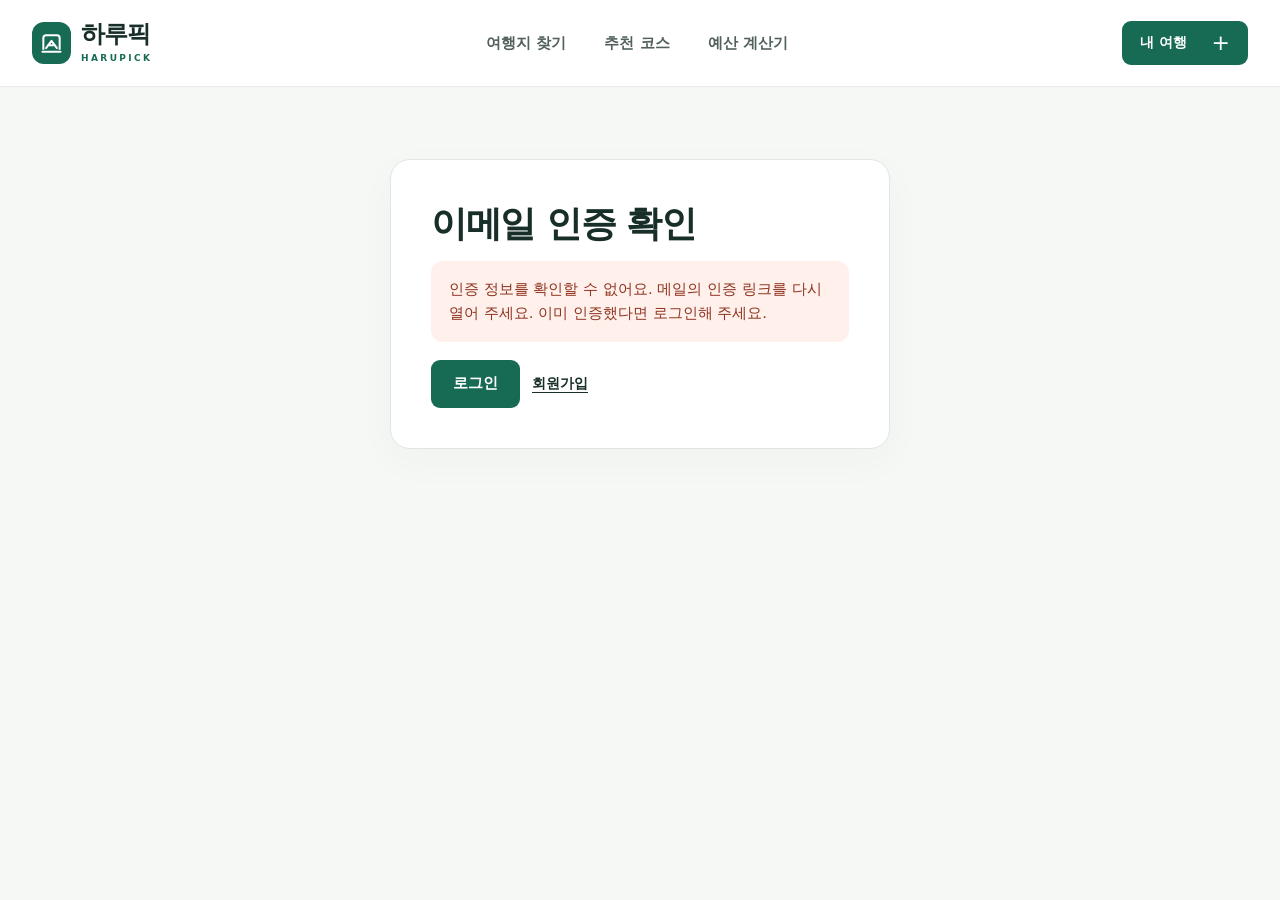
<file: email-confirmed.html>
<!doctype html><html lang="ko"><head><meta charset="utf-8"><meta name="viewport" content="width=device-width, initial-scale=1"><meta name="referrer" content="no-referrer"><title>이메일 인증 | 여행 하루픽</title><link rel="icon" href="./favicon.svg" type="image/svg+xml"><link rel="stylesheet" href="./account.css"><link rel="stylesheet" href="./ui.css"><link rel="stylesheet" href="./auth.css"><script type="module" src="./auth-ui.js"></script></head><body><header class="site-header"><div class="header-inner"><a class="brand" href="./index.html" aria-label="여행 하루픽 홈"><span class="brand-mark"><svg viewBox="0 0 32 32" fill="none" aria-hidden="true"><path d="M7 23V10a3 3 0 0 1 3-3h12a3 3 0 0 1 3 3v13" stroke="currentColor" stroke-width="2.2"/><path d="m10 21 6-8 6 8M12 18h8M6 25h20" stroke="currentColor" stroke-width="2.2" stroke-linecap="round" stroke-linejoin="round"/></svg></span><span class="brand-word">하루픽<small>HARUPICK</small></span></a><nav class="main-nav" aria-label="주 메뉴"><a href="./index.html#destinations">여행지 찾기</a><a href="./index.html?view=courses#results">추천 코스</a><a href="./budget.html">예산 계산기</a></nav><a class="header-trip" href="./my-trip.html">내 여행 <span aria-hidden="true">+</span></a></div></header><main class="panel auth-panel"><h1>이메일 인증 확인</h1><p class="notice" id="confirmation-status" role="status">인증 정보를 확인하고 있습니다.</p><section id="member-setup" hidden><h2>하루픽 닉네임 등록</h2><p>인증된 계정으로 하루픽에 사용할 닉네임을 등록해 주세요.</p><form id="member-form" method="post"><label for="member-nickname">닉네임</label><input id="member-nickname" name="nickname" autocomplete="nickname" minlength="2" maxlength="30" required><button class="primary" type="submit">하루픽 회원 등록</button><p id="member-feedback" role="status"></p></form></section><div class="actions"><a class="primary" href="./login.html">로그인</a><a href="./my-trip.html" id="confirmed-trip" hidden>내 여행으로 이동</a><a href="./signup.html">회원가입</a></div><noscript><p class="notice">이 기능을 사용하려면 JavaScript를 켜 주세요.</p></noscript></main></body></html>
</file>
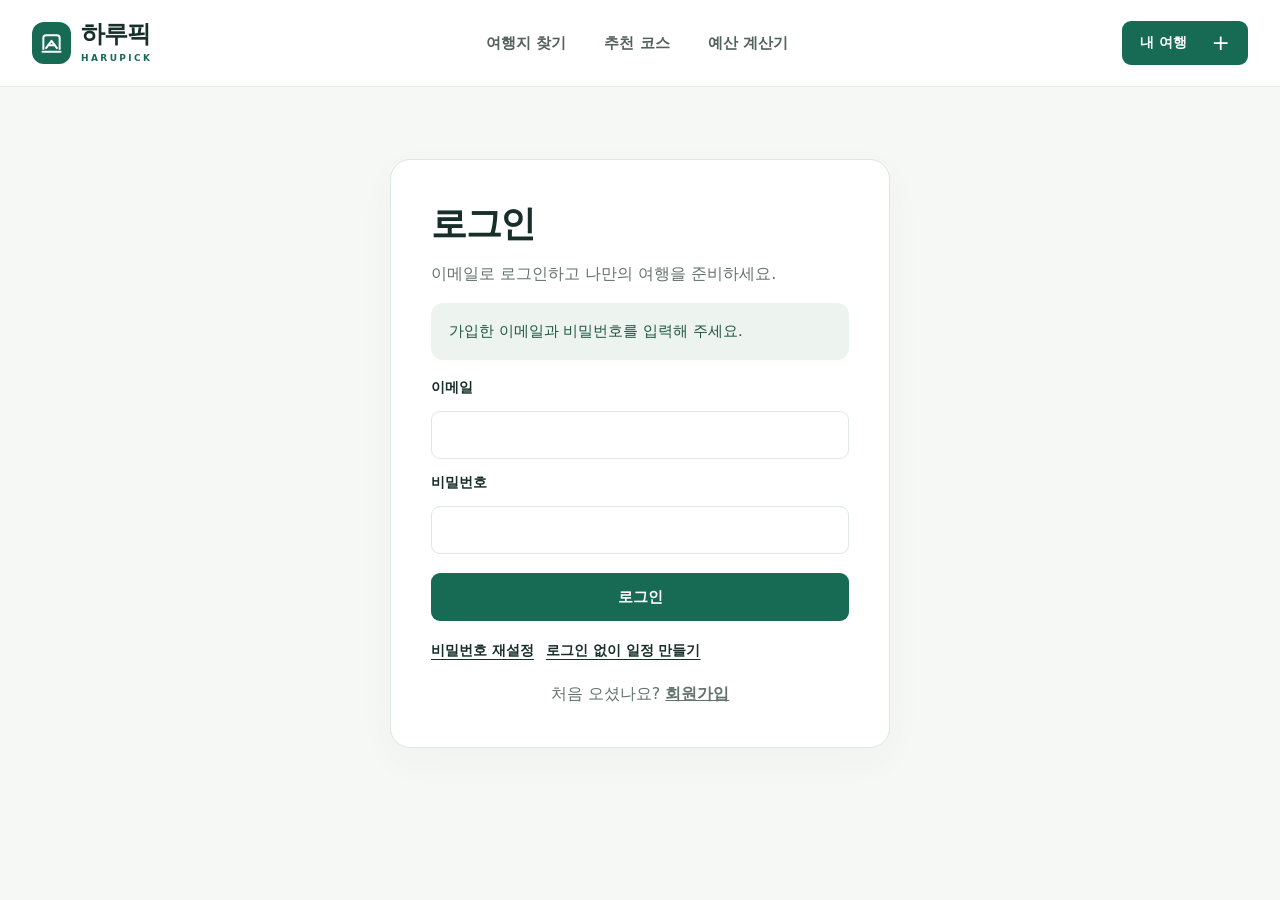
<file: login.html>
<!doctype html><html lang="ko"><head><meta charset="utf-8"><meta name="viewport" content="width=device-width, initial-scale=1"><meta name="referrer" content="no-referrer"><title>로그인 | 여행 하루픽</title><link rel="icon" href="./favicon.svg" type="image/svg+xml"><link rel="stylesheet" href="./account.css"><link rel="stylesheet" href="./ui.css"><link rel="stylesheet" href="./auth.css"><script type="module" src="./auth-ui.js"></script></head><body><header class="site-header"><div class="header-inner"><a class="brand" href="./index.html" aria-label="여행 하루픽 홈"><span class="brand-mark"><svg viewBox="0 0 32 32" fill="none" aria-hidden="true"><path d="M7 23V10a3 3 0 0 1 3-3h12a3 3 0 0 1 3 3v13" stroke="currentColor" stroke-width="2.2"/><path d="m10 21 6-8 6 8M12 18h8M6 25h20" stroke="currentColor" stroke-width="2.2" stroke-linecap="round" stroke-linejoin="round"/></svg></span><span class="brand-word">하루픽<small>HARUPICK</small></span></a><nav class="main-nav" aria-label="주 메뉴"><a href="./index.html#destinations">여행지 찾기</a><a href="./index.html?view=courses#results">추천 코스</a><a href="./budget.html">예산 계산기</a></nav><a class="header-trip" href="./my-trip.html">내 여행 <span aria-hidden="true">+</span></a></div></header><main class="panel auth-panel"><h1>로그인</h1><p>이메일로 로그인하고 나만의 여행을 준비하세요.</p><p class="notice" id="login-status" role="status">가입한 이메일과 비밀번호를 입력해 주세요.</p><form id="login-form" method="post"><fieldset id="login-fields" disabled><legend class="sr-only">로그인 정보</legend><label for="login-email">이메일</label><input id="login-email" name="email" type="email" autocomplete="username" maxlength="254" required><label for="login-password">비밀번호</label><input id="login-password" name="password" type="password" autocomplete="current-password" required><button class="primary" type="submit">로그인</button></fieldset></form><section id="member-setup" hidden><h2>하루픽 닉네임 등록</h2><p>인증된 계정으로 하루픽에 사용할 닉네임을 등록해 주세요.</p><form id="member-form" method="post"><label for="member-nickname">닉네임</label><input id="member-nickname" name="nickname" autocomplete="nickname" minlength="2" maxlength="30" required><button class="primary" type="submit">하루픽 회원 등록</button><p id="member-feedback" role="status"></p></form></section><div class="actions"><a href="./reset-password.html">비밀번호 재설정</a><a href="./my-trip.html">로그인 없이 일정 만들기</a></div><p class="switch">처음 오셨나요? <a href="./signup.html">회원가입</a></p><noscript><p class="notice">이 기능을 사용하려면 JavaScript를 켜 주세요.</p></noscript></main></body></html>
</file>
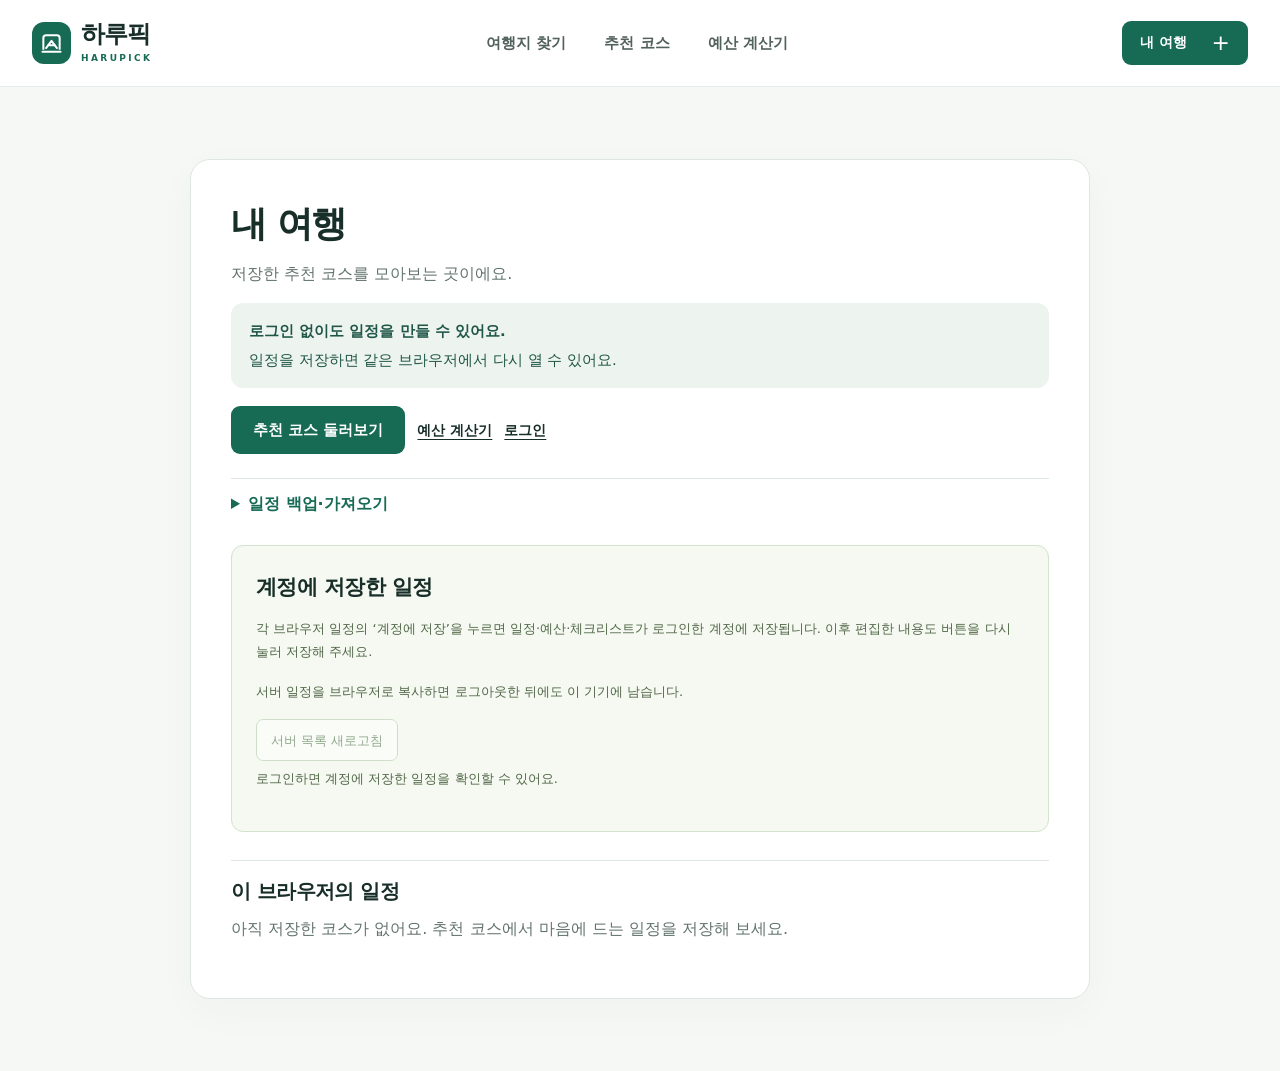
<file: my-trip.html>
<!doctype html>
<html lang="ko">
<head>
<meta charset="utf-8">
<meta name="viewport" content="width=device-width, initial-scale=1">
<title>내 여행 | 여행 하루픽</title>
<link rel="stylesheet" href="./account.css">
<script type="module" src="./demo-account.js"></script>
<link rel="stylesheet" href="./course-transport.css">
<link rel="icon" href="./favicon.svg" type="image/svg+xml">
<link rel="stylesheet" href="./ui.css">
<link rel="stylesheet" href="./trip-cloud.css">
</head>
<body class="trip-page">
<header class="site-header"><div class="header-inner"><a class="brand" href="./index.html" aria-label="여행 하루픽 홈"><span class="brand-mark"><svg viewBox="0 0 32 32" fill="none" aria-hidden="true"><path d="M7 23V10a3 3 0 0 1 3-3h12a3 3 0 0 1 3 3v13" stroke="currentColor" stroke-width="2.2"/><path d="m10 21 6-8 6 8M12 18h8M6 25h20" stroke="currentColor" stroke-width="2.2" stroke-linecap="round" stroke-linejoin="round"/></svg></span><span class="brand-word">하루픽<small>HARUPICK</small></span></a><nav class="main-nav" aria-label="주 메뉴"><a href="./index.html#destinations">여행지 찾기</a><a href="./index.html?view=courses#results">추천 코스</a><a href="./budget.html">예산 계산기</a></nav><a class="header-trip" href="./my-trip.html" aria-current="page">내 여행 <span aria-hidden="true">+</span></a></div></header>
<main class="panel">
<h1>내 여행</h1>
<section class="today-trips" id="today-trips" aria-labelledby="today-trips-heading" hidden>
<h2 id="today-trips-heading">오늘 출발하는 일정</h2>
<ul id="today-trip-list"></ul>
</section>

<section id="upcoming-trip" class="upcoming-trip" aria-labelledby="upcoming-trip-heading" hidden>
<h2 id="upcoming-trip-heading">가장 가까운 여행</h2>
<h3 id="upcoming-trip-title"></h3>
<p id="upcoming-trip-date" class="upcoming-trip-date"></p>
<p id="upcoming-trip-status"></p>
<a id="upcoming-trip-link">일정 카드 보기</a>
</section>
<p>저장한 추천 코스를 모아보는 곳이에요.</p>
<div class="notice"><strong id="trip-status" role="status">로그인 없이 일정을 만들 수 있어요.</strong><p id="trip-detail">일정을 저장하면 같은 브라우저에서 다시 열 수 있어요.</p></div>
<div class="actions"><a class="primary" href="./index.html?view=courses#results">추천 코스 둘러보기</a><a href="./budget.html">예산 계산기</a><a id="trip-login" href="./login.html">로그인</a><button type="button" id="demo-logout" hidden>로그아웃</button><a id="admin-entry" href="./admin.html" hidden>관리자</a></div>
<details class="trip-backup">
<summary>일정 백업·가져오기</summary>
<p>일정·예산·체크리스트를 한 파일로 내려받을 수 있어요. 같은 일정이 이미 있으면 건너뜁니다.</p>
<div class="actions"><button type="button" id="backup-download">백업 파일 내려받기</button></div>
<label for="backup-file">가져올 백업 파일</label>
<input type="file" id="backup-file" accept=".json,application/json" aria-describedby="backup-feedback">
<p id="backup-feedback" role="status"></p>
</details>
<section class="cloud-trips" aria-labelledby="cloud-trip-title"><h2 id="cloud-trip-title">계정에 저장한 일정</h2><p>각 브라우저 일정의 ‘계정에 저장’을 누르면 일정·예산·체크리스트가 로그인한 계정에 저장됩니다. 이후 편집한 내용도 버튼을 다시 눌러 저장해 주세요.</p><p>서버 일정을 브라우저로 복사하면 로그아웃한 뒤에도 이 기기에 남습니다.</p><button type="button" id="cloud-trip-refresh" disabled>서버 목록 새로고침</button><p id="cloud-trip-status" role="status" aria-live="polite">로그인하면 계정에 저장한 일정을 확인할 수 있어요.</p><ul id="cloud-trip-list"></ul><div id="cloud-trip-pages" class="cloud-pages" hidden><button id="cloud-trip-prev" type="button">이전</button><span id="cloud-trip-page"></span><button id="cloud-trip-next" type="button">다음</button></div></section><section id="saved-trips" aria-labelledby="saved-heading"><h2 id="saved-heading" tabindex="-1">이 브라우저의 일정</h2><p id="saved-feedback" role="status"></p><div id="saved-list"></div></section>
</main>
</body>
</html>
</file>
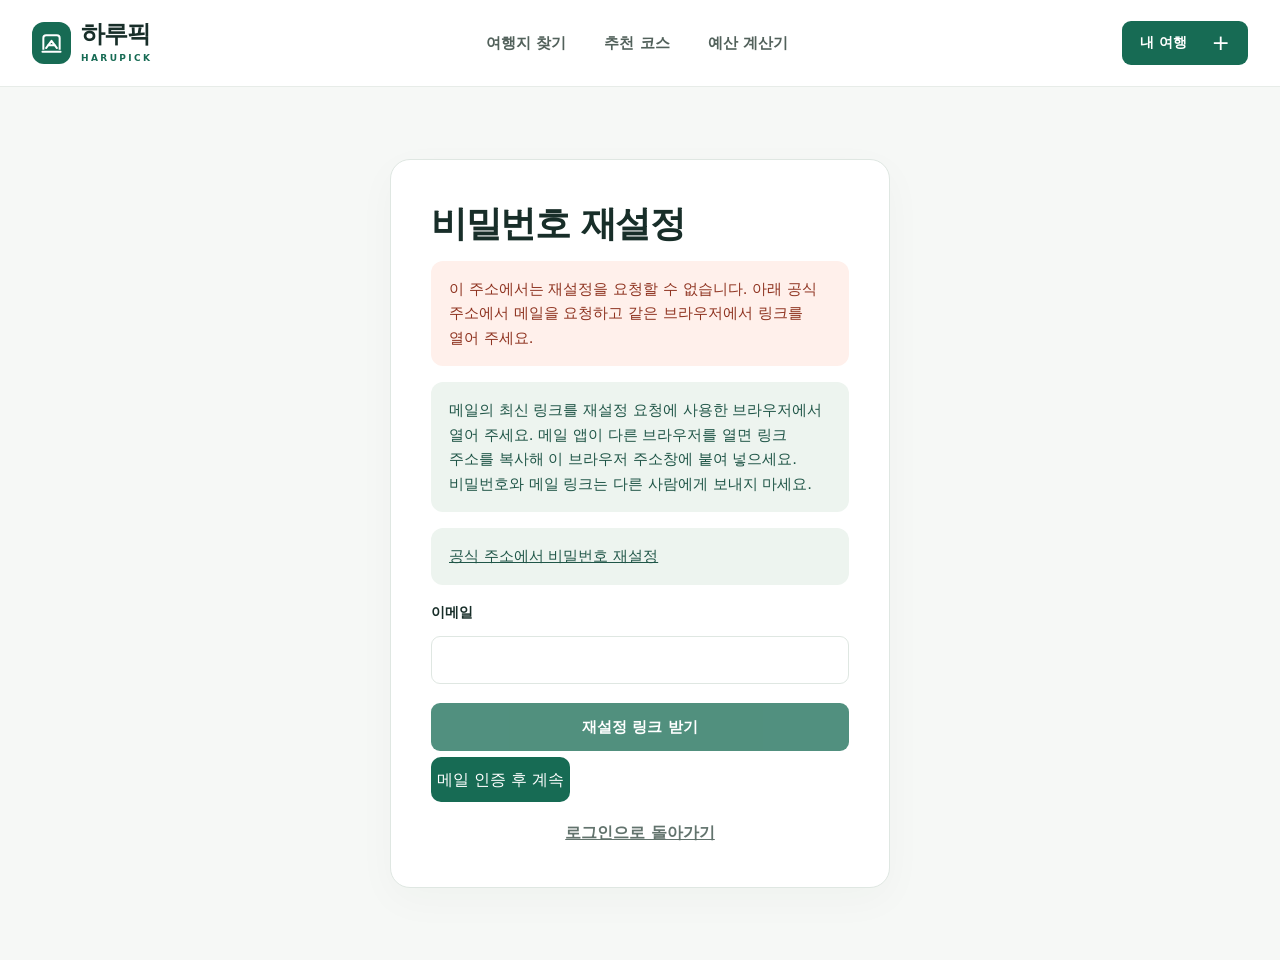
<file: reset-password.html>
<!doctype html><html lang="ko"><head><meta charset="utf-8"><meta name="viewport" content="width=device-width, initial-scale=1"><meta name="referrer" content="no-referrer"><title>비밀번호 재설정 | 여행 하루픽</title><link rel="icon" href="./favicon.svg" type="image/svg+xml"><link rel="stylesheet" href="./account.css"><link rel="stylesheet" href="./ui.css"><link rel="stylesheet" href="./auth.css"><script type="module" src="./auth-ui.js"></script></head><body><header class="site-header"><div class="header-inner"><a class="brand" href="./index.html" aria-label="여행 하루픽 홈"><span class="brand-mark"><svg viewBox="0 0 32 32" fill="none" aria-hidden="true"><path d="M7 23V10a3 3 0 0 1 3-3h12a3 3 0 0 1 3 3v13" stroke="currentColor" stroke-width="2.2"/><path d="m10 21 6-8 6 8M12 18h8M6 25h20" stroke="currentColor" stroke-width="2.2" stroke-linecap="round" stroke-linejoin="round"/></svg></span><span class="brand-word">하루픽<small>HARUPICK</small></span></a><nav class="main-nav" aria-label="주 메뉴"><a href="./index.html#destinations">여행지 찾기</a><a href="./index.html?view=courses#results">추천 코스</a><a href="./budget.html">예산 계산기</a></nav><a class="header-trip" href="./my-trip.html">내 여행 <span aria-hidden="true">+</span></a></div></header><main class="panel auth-panel"><h1>비밀번호 재설정</h1><p class="notice" id="reset-status" role="status">가입한 이메일로 재설정 링크를 보내드립니다.</p><p class="notice">메일의 최신 링크를 재설정 요청에 사용한 브라우저에서 열어 주세요. 메일 앱이 다른 브라우저를 열면 링크 주소를 복사해 이 브라우저 주소창에 붙여 넣으세요. 비밀번호와 메일 링크는 다른 사람에게 보내지 마세요.</p><p id="reset-origin-help" class="notice" hidden><a id="reset-origin-link" href="https://harupick-travel.vercel.app/reset-password.html">공식 주소에서 비밀번호 재설정</a></p><form id="reset-request-form" method="post"><fieldset id="reset-request-fields" disabled><legend class="sr-only">비밀번호 재설정 메일 요청</legend><label for="reset-email">이메일</label><input id="reset-email" name="email" type="email" autocomplete="email" maxlength="254" required><button class="primary" type="submit">재설정 링크 받기</button></fieldset></form><form id="new-password-form" method="post" hidden><fieldset id="new-password-fields" disabled><legend class="sr-only">새 비밀번호 설정</legend><label for="new-password">새 비밀번호</label><input id="new-password" name="password" type="password" autocomplete="new-password" minlength="8" maxlength="72" required><small>8~72자로 입력해 주세요.</small><label for="new-password-confirm">새 비밀번호 확인</label><input id="new-password-confirm" name="confirmation" type="password" autocomplete="new-password" maxlength="72" required><button class="primary" type="submit">새 비밀번호 저장</button></fieldset></form><p><button id="reset-check" type="button">메일 인증 후 계속</button></p><p class="switch"><a href="./login.html">로그인으로 돌아가기</a></p><noscript><p class="notice">이 기능을 사용하려면 JavaScript를 켜 주세요.</p></noscript></main></body></html>
</file>
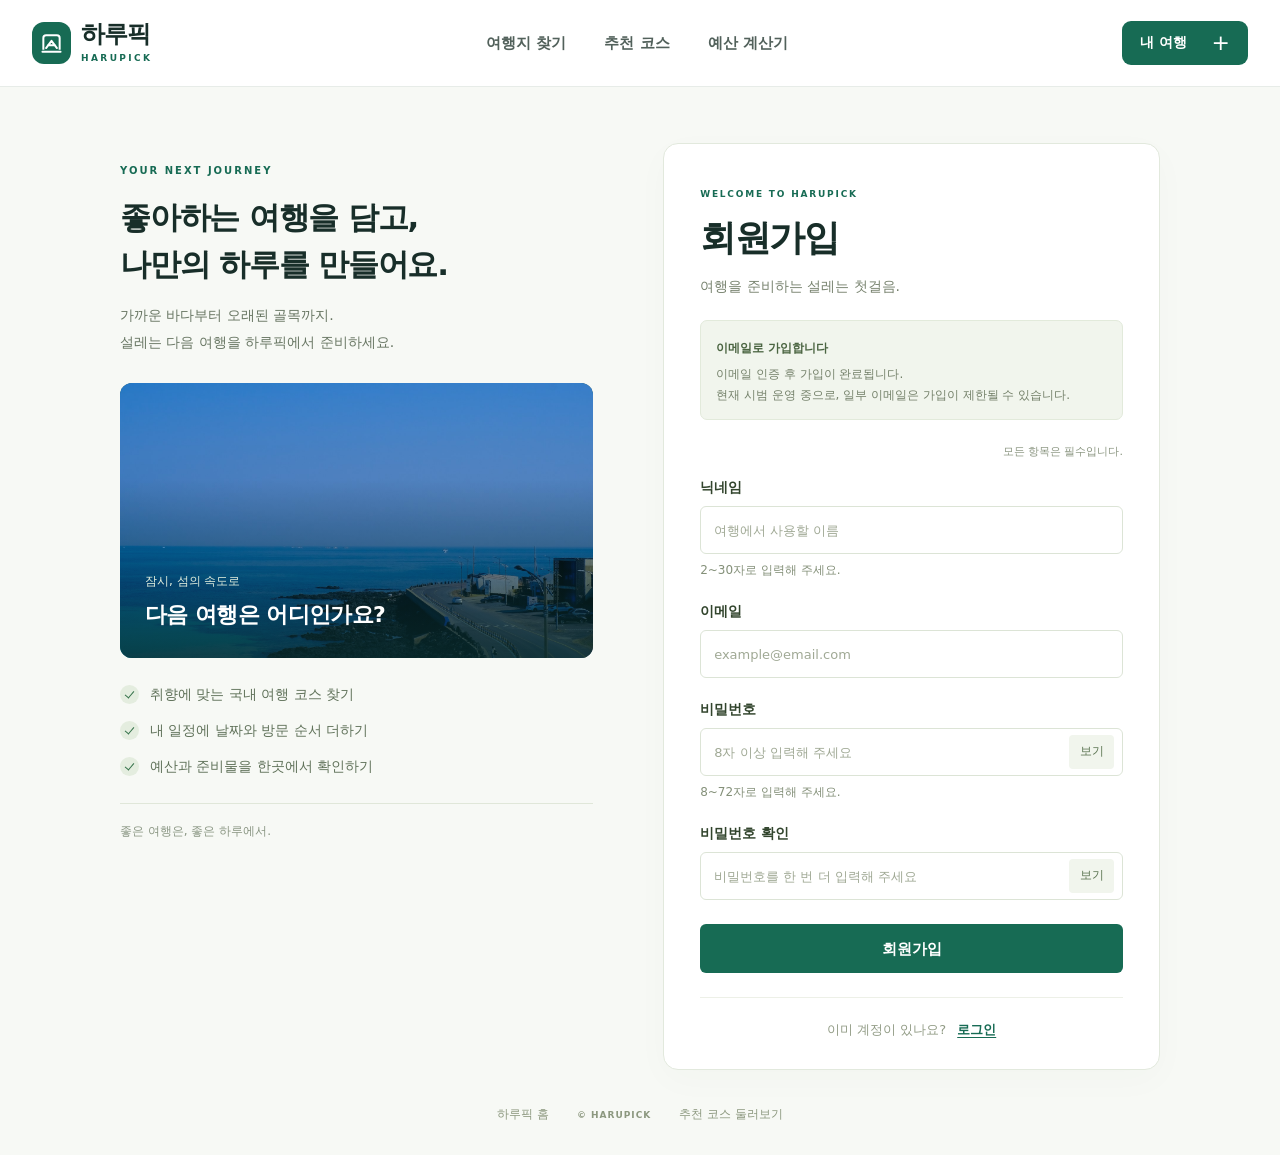
<file: signup.html>
<!doctype html>
<html lang="ko"><head><meta charset="utf-8"><meta name="viewport" content="width=device-width, initial-scale=1"><meta name="description" content="여행 하루픽 회원가입 폼. 닉네임과 이메일로 가입하고 나만의 여행을 준비하세요."><title>회원가입 | 여행 하루픽</title><link rel="icon" href="./favicon.svg" type="image/svg+xml"><link rel="stylesheet" href="./ui.css"><link rel="stylesheet" href="./signup.css"><script type="module" src="./signup.js"></script><meta name="referrer" content="no-referrer"></head>
<body class="signup-page"><a class="skip-link" href="#signup-title">본문으로 바로가기</a><header class="site-header"><div class="header-inner"><a class="brand" href="./index.html" aria-label="여행 하루픽 홈"><span class="brand-mark"><svg viewBox="0 0 32 32" fill="none" aria-hidden="true"><path d="M7 23V10a3 3 0 0 1 3-3h12a3 3 0 0 1 3 3v13" stroke="currentColor" stroke-width="2.2"/><path d="m10 21 6-8 6 8M12 18h8M6 25h20" stroke="currentColor" stroke-width="2.2" stroke-linecap="round" stroke-linejoin="round"/></svg></span><span class="brand-word">하루픽<small>HARUPICK</small></span></a><nav class="main-nav" aria-label="주 메뉴"><a href="./index.html#destinations">여행지 찾기</a><a href="./index.html?view=courses#results">추천 코스</a><a href="./budget.html">예산 계산기</a></nav><a class="header-trip" href="./my-trip.html">내 여행 <span aria-hidden="true">+</span></a></div></header>
<main class="signup-layout">
<aside class="signup-story" aria-label="하루픽 여행 소개"><p class="story-kicker">YOUR NEXT JOURNEY</p><p class="story-heading">좋아하는 여행을 담고,<br>나만의 하루를 만들어요.</p><p class="story-description">가까운 바다부터 오래된 골목까지.<br>설레는 다음 여행을 하루픽에서 준비하세요.</p><div class="story-photo"><img src="./assets/jeju.jpg" alt="제주 애월의 푸른 해안과 산책길" width="800" height="650"><div><span>잠시, 섬의 속도로</span><strong>다음 여행은 어디인가요?</strong></div></div><ul class="story-benefits"><li><span class="benefit-check" aria-hidden="true"></span>취향에 맞는 국내 여행 코스 찾기</li><li><span class="benefit-check" aria-hidden="true"></span>내 일정에 날짜와 방문 순서 더하기</li><li><span class="benefit-check" aria-hidden="true"></span>예산과 준비물을 한곳에서 확인하기</li></ul><p class="story-caption">좋은 여행은, 좋은 하루에서.</p></aside>
<section class="signup-card" aria-labelledby="signup-title"><div id="signup-intro"><span class="form-kicker">WELCOME TO HARUPICK</span><h1 id="signup-title" tabindex="-1">회원가입</h1><p class="form-description">여행을 준비하는 설레는 첫걸음.</p></div><div class="demo-notice" id="account-status"><strong>이메일로 가입합니다</strong><p>이메일 인증 후 가입이 완료됩니다.<br>현재 시범 운영 중으로, 일부 이메일은 가입이 제한될 수 있습니다.</p></div>
<form id="signup-form" method="post" novalidate aria-describedby="account-status"><p class="required-note">모든 항목은 필수입니다.</p><fieldset id="signup-fields" disabled><legend class="sr-only">가입 정보</legend>
<div class="form-field"><label for="nickname">닉네임</label><input id="nickname" name="nickname" type="text" autocomplete="nickname" placeholder="여행에서 사용할 이름" minlength="2" maxlength="30" required aria-describedby="nickname-hint nickname-error"><p class="field-hint" id="nickname-hint">2~30자로 입력해 주세요.</p><p class="field-error" id="nickname-error" hidden></p></div>
<div class="form-field"><label for="email">이메일</label><input id="email" name="email" type="email" autocomplete="email" inputmode="email" spellcheck="false" autocapitalize="none" placeholder="example@email.com" maxlength="254" required aria-describedby="email-error"><p class="field-error" id="email-error" hidden></p></div>
<div class="form-field"><label for="password">비밀번호</label><div class="password-input"><input id="password" name="password" type="password" autocomplete="new-password" placeholder="8자 이상 입력해 주세요" minlength="8" maxlength="72" required aria-describedby="password-help password-error"><button type="button" class="password-toggle" data-target="password" aria-controls="password" aria-pressed="false" aria-label="비밀번호 표시">보기</button></div><p class="field-hint" id="password-help">8~72자로 입력해 주세요.</p><p class="field-error" id="password-error" hidden></p></div>
<div class="form-field"><label for="confirmation">비밀번호 확인</label><div class="password-input"><input id="confirmation" name="confirmation" type="password" autocomplete="new-password" placeholder="비밀번호를 한 번 더 입력해 주세요" maxlength="72" required aria-describedby="confirmation-error confirmation-match"><button type="button" class="password-toggle" data-target="confirmation" aria-controls="confirmation" aria-pressed="false" aria-label="비밀번호 확인 표시">보기</button></div><p class="field-error" id="confirmation-error" hidden></p><p class="field-match" id="confirmation-match" hidden>비밀번호가 일치합니다.</p></div>
<button class="signup-submit primary" id="signup-submit" type="submit">회원가입</button><p class="form-feedback" id="form-feedback" role="status" aria-live="polite"></p></fieldset></form>
<section class="signup-success" id="signup-success" aria-labelledby="success-title" hidden><span class="success-mark" aria-hidden="true"><svg viewBox="0 0 32 32" fill="none"><path d="m8 16 5 5 11-11" stroke="currentColor" stroke-width="2.5" stroke-linecap="round" stroke-linejoin="round"/></svg></span><h2 id="success-title" tabindex="-1">가입 확인 안내</h2><p id="signup-result-message"></p><a class="primary" id="signup-next" href="./login.html">로그인으로 이동</a><button type="button" id="signup-again">다시 입력하기</button></section>
<noscript><p class="noscript-notice">회원가입 폼을 사용하려면 브라우저에서 JavaScript를 켜 주세요.</p></noscript><p class="login-switch">이미 계정이 있나요? <a href="./login.html">로그인</a></p></section></main><footer class="signup-footer"><a href="./index.html">하루픽 홈</a><span>© HARUPICK</span><a href="./index.html?view=courses#results">추천 코스 둘러보기</a></footer></body></html>
</file>
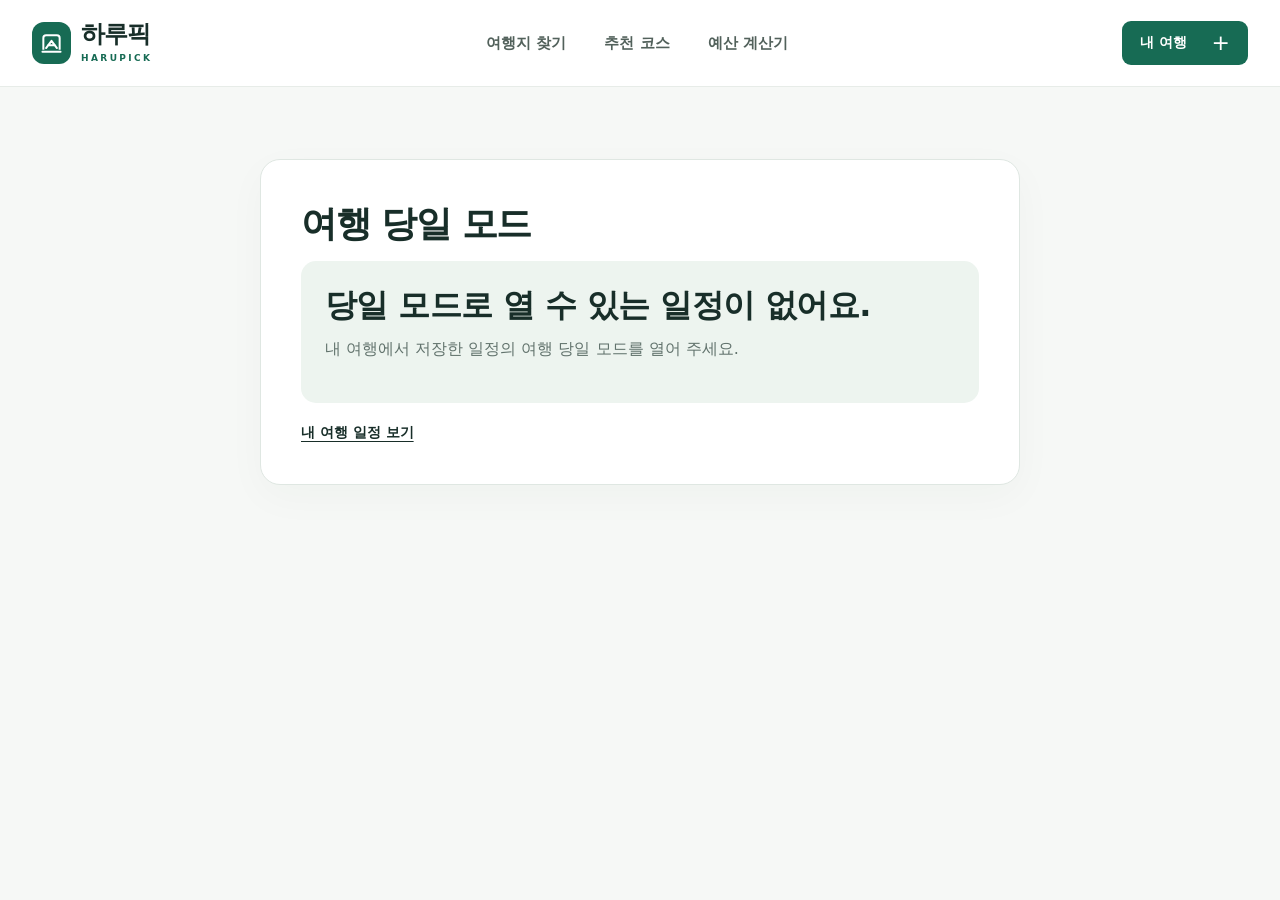
<file: trip-day.html>
<!doctype html>
<html lang="ko">
<head>
<meta charset="utf-8">
<meta name="viewport" content="width=device-width, initial-scale=1">
<title>여행 당일 모드 | 여행 하루픽</title>
<link rel="stylesheet" href="./account.css">
<link rel="stylesheet" href="./trip-day.css">
<script type="module" src="./trip-day.js"></script>
<link rel="icon" href="./favicon.svg" type="image/svg+xml">
<link rel="stylesheet" href="./ui.css">
</head>
<body>
<header class="site-header"><div class="header-inner"><a class="brand" href="./index.html" aria-label="여행 하루픽 홈"><span class="brand-mark"><svg viewBox="0 0 32 32" fill="none" aria-hidden="true"><path d="M7 23V10a3 3 0 0 1 3-3h12a3 3 0 0 1 3 3v13" stroke="currentColor" stroke-width="2.2"/><path d="m10 21 6-8 6 8M12 18h8M6 25h20" stroke="currentColor" stroke-width="2.2" stroke-linecap="round" stroke-linejoin="round"/></svg></span><span class="brand-word">하루픽<small>HARUPICK</small></span></a><nav class="main-nav" aria-label="주 메뉴"><a href="./index.html#destinations">여행지 찾기</a><a href="./index.html?view=courses#results">추천 코스</a><a href="./budget.html">예산 계산기</a></nav><a class="header-trip" href="./my-trip.html">내 여행 <span aria-hidden="true">+</span></a></div></header>
<main class="panel day-panel">
<h1>여행 당일 모드</h1>
<p id="day-course"></p>
<p role="status" id="day-progress"></p>
<progress id="day-progress-bar" aria-label="방문 완료 진행률" hidden></progress>
<section id="day-stop" class="day-stop" aria-labelledby="day-stop-title">
<p id="day-time" class="day-time"></p>
<h2 id="day-stop-title" tabindex="-1">일정을 불러오고 있어요.</h2>
<p id="day-note"></p>
<div class="day-maps" id="day-maps"></div>
</section>
<details class="day-delay" id="day-delay" hidden>
<summary>이후 일정 미루기</summary>
<div class="day-delay-controls">
<label for="delay-start">미루기 시작할 장소
<select id="delay-start"></select>
</label>
<label for="delay-minutes">얼마나 미룰까요?
<select id="delay-minutes"><option value="15">15분</option><option value="30">30분</option></select>
</label>
</div>
<p>방문 시간이 정해진 장소만 미리보기에 표시됩니다.</p>
<ul id="delay-preview" aria-label="바뀔 방문 시간"></ul>
<p id="delay-status" role="status"></p>
<button id="delay-apply" type="button" disabled>변경 시간 적용</button>
</details>
<p role="status" id="day-storage"></p>
<div class="actions">
<button id="day-next" type="button" hidden>방문 완료 · 다음 장소</button>
<button id="day-undo" type="button" hidden>마지막 방문 완료 취소</button>
<a href="./my-trip.html">내 여행 일정 보기</a>
</div>
<noscript><p>여행 당일 모드를 사용하려면 자바스크립트를 켜 주세요.</p></noscript>
</main>
</body>
</html>
</file>
<file: ui.css>
:root{--ink:#182e29;--muted:#62736d;--line:#dfe7e2;--paper:#f6f8f6;--green:#176b54;--mint:#edf4ef;--radius:16px;color-scheme:light}
*{box-sizing:border-box}html{scroll-behavior:smooth;scroll-padding-top:92px}body{margin:0;color:var(--ink);background:#fff;font:16px/1.65 "Pretendard","Apple SD Gothic Neo","Malgun Gothic",system-ui,sans-serif;word-break:keep-all}button,input,select,textarea{font:inherit}a{color:inherit}button,a,input,select,summary,textarea{-webkit-tap-highlight-color:transparent}button,a{touch-action:manipulation}button{cursor:pointer}a:focus-visible,button:focus-visible,input:focus-visible,select:focus-visible,summary:focus-visible,textarea:focus-visible{outline:3px solid #298269;outline-offset:4px}button:disabled{cursor:default}button[hidden],a[hidden],[hidden]{display:none!important}.shell{width:min(1200px,calc(100% - 64px));margin-inline:auto}.site-header{position:sticky;top:0;z-index:20;background:#ffffffed;backdrop-filter:blur(14px);border-bottom:1px solid #e7ece8}.header-inner{width:min(1280px,calc(100% - 64px));margin:auto;min-height:86px;display:flex;align-items:center;justify-content:space-between;gap:24px}.brand{display:inline-flex;align-items:center;gap:10px;text-decoration:none;color:var(--ink);font-weight:850;letter-spacing:-1px}.brand-mark,.brand span.brand-mark{width:39px;height:42px;background:var(--green);color:white;border-radius:12px;display:grid;place-items:center}.brand-mark svg{width:29px;height:29px}.brand-word,.brand span.brand-word{display:flex;flex-direction:column;gap:0;width:auto;height:auto;background:none;color:var(--ink);font-size:24px;line-height:1.1;align-items:flex-start}.brand-word small{font:700 9px/1.6 system-ui,sans-serif;letter-spacing:2.4px;margin:3px 0 0;color:var(--green)}.main-nav{display:flex;align-items:center;gap:38px;font-size:15px;font-weight:650}.main-nav a{text-decoration:none;color:#52615b;padding:12px 0}.main-nav a:hover,.main-nav a[aria-current=page]{color:var(--green)}.header-trip{display:flex;align-items:center;justify-content:center;gap:25px;padding:10px 18px;background:var(--green);color:white;border-radius:9px;text-decoration:none;font-size:14px;font-weight:750;white-space:nowrap}.header-trip span{font-size:22px;font-weight:400;line-height:1}.header-trip:hover,.primary:hover{background:#10543f}.primary{display:inline-flex;align-items:center;justify-content:center;gap:10px;border:0;border-radius:9px;background:var(--green);color:#fff;min-height:48px;padding:12px 22px;text-decoration:none;font-size:15px;font-weight:750;line-height:1.5}.skip-link{position:fixed;left:16px;top:-100px;z-index:100;background:white;padding:12px 20px;border:2px solid var(--green)}.skip-link:focus{top:12px}.sr-only{position:absolute;width:1px;height:1px;padding:0;margin:-1px;overflow:hidden;clip-path:inset(50%);white-space:nowrap}
/* Shared styling for the existing planning and account screens. */
body:not(.home){background:var(--paper)}body:not(.home) .panel{border-radius:20px;border:1px solid var(--line);box-shadow:0 12px 40px #1a392808;padding:clamp(22px,4vw,40px)}body.trip-page .panel{width:min(900px,calc(100% - 48px))}body:not(.home) h1{font-size:clamp(26px,4vw,36px);letter-spacing:-1.4px;line-height:1.35;margin-bottom:12px}body:not(.home) h2{letter-spacing:-.6px}body:not(.home) input,body:not(.home) select,body:not(.home) textarea{border:1px solid var(--line);border-radius:9px;background:#fff;color:var(--ink);min-height:46px;padding:10px 12px;font:inherit;max-width:100%}body:not(.home) input[type=checkbox]{min-height:0;padding:0}body:not(.home) .actions{gap:12px}body:not(.home) .actions a:not(.primary){font-size:14px;text-underline-offset:4px}body:not(.home) .actions button{padding:11px 16px;border-radius:9px}body:not(.home) .notice{background:var(--mint);padding:16px 18px;border-radius:12px}body:not(.home) .saved-card{padding:24px;border-radius:16px;background:#fff}body:not(.home) .saved-card h4{font-size:21px;letter-spacing:-.6px}body:not(.home) .upcoming-trip{background:#edf4ef;border:0;padding:22px}body:not(.home) .budget-summary{background:var(--mint);border-radius:16px}body:not(.home) .budget-panel{width:min(980px,calc(100% - 48px))}body:not(.home) .day-panel{width:min(760px,calc(100% - 48px))}
@media(max-width:700px){.shell{width:calc(100% - 36px)}.header-inner{width:calc(100% - 36px);min-height:72px;gap:12px;flex-wrap:wrap;padding:12px 0}.brand-word,.brand span.brand-word{font-size:21px}.brand-mark,.brand span.brand-mark{width:34px;height:37px}.main-nav{order:3;width:100%;gap:28px;border-top:1px solid #edf1ee;padding-top:4px;font-size:14px}.main-nav a{padding:7px 0}.header-trip{font-size:13px;padding:8px 13px;gap:16px}.primary{font-size:14px}body.trip-page .panel,body:not(.home) .budget-panel,body:not(.home) .day-panel{width:calc(100% - 32px)}body:not(.home) .saved-card{padding:17px}html{scroll-padding-top:140px}}
@media(prefers-reduced-motion:reduce){html{scroll-behavior:auto}*,*::before,*::after{transition:none!important;animation:none!important}}
</file>
<file: home.css>
/* Travel catalog layout, adapted to Harupick's domestic planning features. */
.home a{text-decoration:none}.home{--accent:#dc6144;--catalog-line:#e9e9e5;background:#fff}.home .site-header{position:relative;top:auto;backdrop-filter:none;border:0;background:#fff}.home .header-inner{max-width:1200px;width:calc(100% - 64px);display:grid;grid-template-columns:180px minmax(260px,1fr) 210px;gap:30px;min-height:108px}.announcement{background:#f3e9e3;color:#5e4b3f}.announcement>.shell{display:flex;align-items:center;justify-content:center;gap:20px;position:relative;min-height:44px}.announcement p{margin:0;font-size:12px}.announcement strong{font-weight:700}.announcement p>span{margin-left:23px;color:#7d6b5d}.announcement button{position:absolute;right:0;top:50%;transform:translateY(-50%);border:0;background:none;padding:7px 0 7px 16px;color:#7a685c;font-size:12px}.header-account{display:flex;align-items:center;justify-content:flex-end;gap:19px}.header-account>a:first-child{font-size:13px;color:#69716b;white-space:nowrap}.home .header-trip{gap:13px;border-radius:6px;padding:10px 14px;font-size:13px}.catalog-search{width:100%;min-width:0}.catalog-search form{display:grid;grid-template-columns:125px minmax(0,1fr) 76px;align-items:center;gap:15px;background:#f6f7f5;border:1px solid #e6e9e3;border-radius:30px;padding:10px 11px 10px 20px}.catalog-search label{display:grid;gap:0;min-width:0}.catalog-search label>span{font-size:10px;color:#737e75;line-height:1.5}.catalog-search label:first-child{border-right:1px solid #dce2d8;padding-right:13px}.catalog-search select,.catalog-search input{width:100%;min-width:0;border:0;background:transparent;color:var(--ink);font-size:14px;line-height:1.5;height:26px;padding:0;outline-offset:2px;border-radius:3px}.catalog-search input::placeholder{color:#8b948c;font-size:13px}.catalog-search select{appearance:none;background-image:linear-gradient(45deg,transparent 50%,#657065 50%),linear-gradient(135deg,#657065 50%,transparent 50%);background-position:calc(100% - 5px) 12px,100% 12px;background-size:5px 5px;background-repeat:no-repeat;padding-right:18px;cursor:pointer}.catalog-search .search-submit{font-size:13px;min-height:39px;padding:9px 12px;border-radius:22px;gap:5px}.search-submit svg{width:15px;height:15px;flex:none}.catalog-nav{position:sticky;top:0;z-index:20;background:#ffffffed;backdrop-filter:blur(12px);border-block:1px solid var(--catalog-line)}.catalog-nav>.shell{display:flex;align-items:center;justify-content:space-between;gap:22px;min-height:57px}.catalog-menu{display:flex;gap:40px;align-items:center}.catalog-menu a{font-size:14px;font-weight:650;padding:17px 0;white-space:nowrap}.catalog-menu a:hover{color:var(--green)}.nav-guide{font-size:13px;color:#758072;white-space:nowrap}.home .shell{max-width:1200px}.catalog-hero{padding-top:28px}.poster-viewport{display:flex;gap:18px;overflow-x:auto;scroll-snap-type:x mandatory;scrollbar-width:none;overscroll-behavior-x:contain;border-radius:8px}.poster-viewport::-webkit-scrollbar{display:none}.travel-poster{flex:0 0 calc((100% - 36px)/3);height:450px;min-width:0;position:relative;isolation:isolate;overflow:hidden;background:#203b3b;border:0;padding:0;text-align:left;color:#fff;scroll-snap-align:start;border-radius:6px}.travel-poster::after{content:"";position:absolute;inset:0;z-index:-1;background:linear-gradient(180deg,#071e2015 10%,#0c20203d 40%,#071b1be8 100%)}.travel-poster img{position:absolute;inset:0;width:100%;height:100%;object-fit:cover;z-index:-2;transition:transform .45s}.travel-poster:hover img{transform:scale(1.04)}.poster-jeju img{object-position:55% 55%}.poster-busan img{object-position:53% 50%}.poster-tag{position:absolute;top:25px;left:25px;border:1px solid #ffffff80;border-radius:3px;background:#153c3b25;backdrop-filter:blur(6px);padding:5px 9px;font-size:12px;font-weight:500}.poster-copy{position:absolute;left:28px;right:23px;bottom:32px;display:flex;flex-direction:column;align-items:flex-start}.poster-copy strong{font-size:32px;line-height:1.35;font-weight:700;letter-spacing:-1.2px;margin-bottom:16px}.poster-copy>span:not(.poster-action){font-size:14px;line-height:1.8;color:#e1e9e5}.poster-copy .poster-action{display:inline-block;margin-top:23px;border-bottom:1px solid #b7cbc2;padding:0 0 4px;font-size:13px;font-weight:600;color:#f5faf6}.hero-controls{display:flex;align-items:center;justify-content:space-between;gap:20px;padding-top:14px;margin-bottom:22px}.hero-controls p{font-size:12px;color:#7c857a;margin:0}.hero-controls>div{display:flex;align-items:center;gap:13px}.hero-controls button{border:0;background:#fff;font-size:12px;color:#4b5f50;padding:4px 3px}.hero-controls button:disabled{color:#b2b9ad}.hero-controls>div>span{color:#c5cec2;font-size:12px}.region-strip{display:flex;align-items:center;justify-content:center;gap:22px;border-block:1px solid #edf0e9;padding-block:15px}.region-strip>span{font-size:13px;color:#6b776b}.chips{display:flex;align-items:center;flex-wrap:wrap;gap:8px}.chip{border:1px solid #e2e6df;border-radius:20px;background:#fff;color:#60705e;font-size:14px;line-height:1.5;min-height:36px;padding:6px 16px;font-weight:500}.chip:hover,.chip[aria-pressed=true]{background:var(--green);border-color:var(--green);color:white}.region-strip> a{font-size:12px;color:#7a8577;margin-left:8px;text-underline-offset:4px}.region-strip>a:hover{text-decoration:underline}.region-strip .chip{border:0;border-radius:4px;background:#f7f8f5;min-width:63px;font-size:13px;padding-block:5px}.region-strip .chip[aria-pressed=true]{color:#fff;background:var(--green)}.theme-section{padding-block:72px 30px}.section{padding-block:60px}.section-heading{margin-bottom:28px}.section-heading.centered{text-align:center;display:flex;flex-direction:column;align-items:center;gap:7px}.eyebrow{color:var(--accent);font:700 10px/1.6 system-ui,sans-serif;letter-spacing:1.8px;margin:0 0 3px}.section-heading h2,h2{font-size:29px;font-weight:750;letter-spacing:-1.15px;line-height:1.4;margin:0}.section-heading>p:not(.eyebrow){color:#7d8579;font-size:14px;line-height:1.8;margin:2px 0 0}.theme-banner{background:#f6e8de;border-radius:8px;padding:25px 46px;display:flex;align-items:center;justify-content:space-between;gap:30px;position:relative;overflow:hidden}.banner-kicker{font-size:12px;color:#93604c}.theme-banner h3{font-size:23px;line-height:1.45;letter-spacing:-.8px;margin:8px 0 0;font-weight:650;color:#473e35}.theme-banner>svg{width:210px;height:126px;flex:none}.theme-shortcuts{display:grid;grid-template-columns:repeat(4,minmax(0,1fr));border-bottom:1px solid #eceee7;padding:26px 0 23px;gap:20px}.theme-shortcut{display:flex;align-items:center;justify-content:center;gap:14px;text-align:left;background:#fff;border:0;border-right:1px solid #eceee7;padding:6px 15px}.theme-shortcut:last-child{border-right:0}.shortcut-icon{width:47px;height:47px;display:grid;place-items:center;border-radius:50%;background:#f1f5ed;color:#567657;flex:none}.shortcut-icon svg{width:26px;height:26px}.theme-shortcut:nth-child(2) .shortcut-icon{background:#f9f0e6;color:#a67845}.theme-shortcut:nth-child(3) .shortcut-icon{background:#eef3f6;color:#627e9a}.theme-shortcut:nth-child(4) .shortcut-icon{background:#f8eeeb;color:#b37865}.theme-shortcut>span:last-child{display:flex;flex-direction:column;gap:3px}.theme-shortcut strong{font-size:15px;font-weight:650}.theme-shortcut small{font-size:12px;color:#8a9185}.theme-shortcut:hover strong{color:var(--green)}.destination-grid{display:grid;grid-template-columns:repeat(4,minmax(0,1fr));gap:20px}.destination{position:relative;isolation:isolate;overflow:hidden;border:0;padding:0;border-radius:9px;aspect-ratio:1.15;text-align:left;color:#fff;background:#224c48}.destination::after{content:"";position:absolute;inset:0;background:linear-gradient(180deg,#082b2700 30%,#081e21c5);z-index:-1}.destination img{position:absolute;inset:0;width:100%;height:100%;object-fit:cover;z-index:-2;transition:transform .4s}.destination:hover img{transform:scale(1.05)}.destination-content{position:absolute;left:21px;bottom:20px;display:flex;flex-direction:column;align-items:flex-start}.destination-content small{font-size:12px;color:#edf3eb}.destination-content strong{font-size:28px;font-weight:650;letter-spacing:-1px;line-height:1.4;margin:2px 0 4px}.destination-content>span{font-size:12px;color:#eff4eb}.destination-tag{position:absolute;right:14px;top:15px;border-radius:3px;padding:3px 7px;background:var(--accent);font:600 9px/1.6 system-ui,sans-serif;letter-spacing:1px}.explore-section{padding:38px 0 68px;background:#fff}.filter-row{display:flex;align-items:center;justify-content:space-between;gap:20px;border-bottom:1px solid #e0e5dc;margin-bottom:20px}.filters{display:flex;gap:28px;flex-wrap:wrap}.filter{padding:12px 0 14px;border:0;border-bottom:2px solid transparent;background:none;font-size:14px;color:#798172;font-weight:550}.filter[aria-pressed=true]{color:var(--green);border-bottom-color:var(--green);font-weight:750}.filter:hover{color:var(--green)}#summary{color:#7b8574;font-size:12px;white-space:nowrap;margin:0 0 4px}.course-conditions{display:flex;flex-wrap:wrap;align-items:center;gap:12px 16px;padding:0;border:0;min-inline-size:0;margin:0 0 28px}.course-conditions legend{float:left;font-size:13px;font-weight:650;padding:7px 0;margin-right:16px}.course-condition-row{display:flex;align-items:center;flex-wrap:wrap;gap:10px}.course-conditions>p{font-size:12px;color:#8b9385;margin:0 0 0 auto}.course-condition-reset{border:0;background:transparent;font-size:12px;color:var(--green);text-decoration:underline;padding:8px 3px}.course-conditions .chip{font-size:13px;min-height:33px;padding:5px 13px}.grid{display:grid;grid-template-columns:repeat(4,minmax(0,1fr));gap:35px 22px;align-items:stretch}.card{min-width:0;display:flex;flex-direction:column;background:white;transition:transform .2s}.card:hover{transform:translateY(-3px)}.card-image{height:216px;position:relative;border-radius:8px;overflow:hidden;flex:none;background:#dbe6de}.card-image img{width:100%;height:100%;object-fit:cover;transition:transform .4s}.card:hover .card-image img{transform:scale(1.04)}.card-badge{position:absolute;left:12px;top:12px;border-radius:4px;background:#ffffffed;color:#285443;padding:4px 8px;font-size:11px;font-weight:650}.card-body{display:flex;flex:1;flex-direction:column;align-items:flex-start;padding:16px 0 0}.meta{color:var(--green);font-size:12px;font-weight:600;margin:0 0 6px}.card h3{font-size:18px;letter-spacing:-.6px;font-weight:750;line-height:1.5;margin:0 0 10px}.course-profile{display:flex;flex-wrap:wrap;gap:5px;margin:0 0 13px;color:#777e70;font-size:11px}.course-profile span{background:#f4f5f0;border-radius:3px;padding:3px 6px}.course{padding-left:18px;color:#7a8273;font-size:13px;line-height:1.9;margin:0 0 15px}.desc{color:#7a8273;font-size:14px;line-height:1.85;margin:0 0 16px}.card-actions{display:flex;flex-direction:column;align-items:stretch;width:100%;gap:6px;margin-top:auto}.card a{font-size:14px;font-weight:600;color:var(--green);text-underline-offset:3px}.card-body>a{margin-top:auto;border:1px solid #d8e2d2;padding:9px 12px;border-radius:5px;align-self:stretch;text-align:center}.card-actions>a{display:block;text-align:center}.card-actions .course-plan{background:#fff;color:var(--green);border:1px solid #9ab59a;border-radius:5px;padding:10px 9px;font-size:13px}.card-actions .course-plan:hover{background:var(--green);color:#fff}.card-actions>a:not(.course-plan){font-size:12px;color:#8a9381;padding:3px}.card .course-transport{margin-top:12px;padding-top:11px}.card .course-transport summary{font-size:13px;font-weight:550;color:#6c7c64}.card .course-transport p{font-size:13px}.empty{grid-column:1/-1;padding:45px 24px;text-align:center;border:1px dashed #ccd8c3;border-radius:8px;background:#f9faf6;color:#788770;font-size:15px}.load-more-wrap{text-align:center;margin-top:35px}.load-more{border:1px solid #d4dcd0;background:#fff;color:#52674d;border-radius:5px;min-height:46px;min-width:250px;padding:11px 25px;font-size:14px}.load-more:hover{background:#f4f7f0}.travel-tools{padding:60px 0;background:#193b33;color:#fff}.tools-layout{display:grid;grid-template-columns:1fr 2fr;gap:50px;align-items:center}.tools-intro .eyebrow{color:#bdcfad;font-size:9px}.tools-intro h2{font-size:30px;line-height:1.5;font-weight:650}.tools-intro>p:not(.eyebrow){font-size:14px;line-height:1.9;color:#b3c6b6;margin:19px 0 22px}.tools-intro>a{font-size:14px;color:#fff;border-bottom:1px solid #a9c2a4;padding-bottom:5px}.tools-grid{display:grid;grid-template-columns:repeat(3,minmax(0,1fr));gap:15px}.tools-grid>a{display:flex;flex-direction:column;border:1px solid #486551;background:#23483a;border-radius:8px;padding:25px 20px;min-height:245px;transition:background .2s}.tools-grid>a:hover{background:#2d5741}.tool-category{color:#c2d8b1;font:700 9px/1.6 system-ui,sans-serif;letter-spacing:1.4px}.tools-grid h3{font-size:19px;line-height:1.5;font-weight:600;letter-spacing:-.7px;margin:27px 0 12px}.tools-grid p{font-size:13px;color:#bed0bd;line-height:1.9;margin:0 0 23px}.tool-action{margin-top:auto;font-size:13px;color:#eff7e8;border-top:1px solid #4a6851;padding-top:16px}.planning-guide{padding-block:54px}.planning-guide>h2{text-align:center;font-size:23px;letter-spacing:-.7px;margin-bottom:28px}.guide-grid{display:grid;grid-template-columns:repeat(3,minmax(0,1fr));gap:25px;padding:30px;background:#f7f8f4;border-radius:6px}.guide-grid>div{padding:0 15px;border-right:1px solid #e3e8db}.guide-grid>div:last-child{border:0}.guide-grid span{font-size:15px;font-weight:650;color:#4e6349}.guide-grid p{font-size:13px;color:#859078;line-height:1.85;margin:9px 0 0}.site-footer{background:#fff;border-top:1px solid #e8ece2;padding:30px 0 24px}.footer-top{display:flex;align-items:center;gap:25px;margin-bottom:24px}.footer-brand{font-size:22px}.footer-brand span{font:600 10px system-ui,sans-serif;letter-spacing:1px;color:var(--green)}.footer-top>p{font-size:13px;color:#8b937e}.footer-top>div{margin-left:auto;display:flex;gap:22px;font-size:12px;color:#6a7d5f}.footer-bottom{border-top:1px solid #edf0e7;padding-top:18px;display:flex;flex-wrap:wrap;align-items:flex-start;gap:8px 20px;font-size:11px;color:#909b84}.footer-bottom p{margin:0}.footer-bottom>span{margin-left:auto;font:600 10px/1.6 system-ui,sans-serif;letter-spacing:1px}.footer-bottom summary{cursor:pointer}.footer-bottom details p{padding-top:10px;font-size:11px}.footer-bottom details a{text-decoration:underline}
@media(max-width:1100px){.home .header-inner{grid-template-columns:145px minmax(260px,1fr) 160px;gap:20px}.header-account{gap:12px}.header-account>a:first-child{font-size:12px}.catalog-search form{grid-template-columns:100px minmax(0,1fr) 70px;gap:10px}.catalog-search input::placeholder{font-size:12px}.catalog-menu{gap:28px}.travel-poster{height:420px}.poster-copy{left:22px;right:18px;bottom:28px}.poster-copy strong{font-size:27px}.poster-copy>span:not(.poster-action){font-size:13px}.poster-tag{left:21px;top:20px;font-size:11px}.theme-shortcut{gap:10px;padding-inline:8px}.theme-shortcut small{font-size:11px}.grid{grid-template-columns:repeat(3,minmax(0,1fr))}.tools-layout{gap:28px;grid-template-columns:1fr 2fr}.tools-grid{gap:10px}.tools-grid>a{padding:22px 15px}.tools-grid h3{font-size:17px}.tools-grid p{font-size:12px}.course-conditions>p{width:100%;margin-left:0}}
@media(max-width:800px){.home .header-inner{grid-template-columns:130px 1fr;gap:15px;padding-block:18px;min-height:90px}.catalog-search{grid-column:1/-1;grid-row:2}.header-account{grid-column:2;grid-row:1}.announcement>.shell{justify-content:flex-start;min-height:38px}.announcement p{font-size:11px;padding-right:35px}.announcement p>span{display:none}.announcement button{font-size:11px}.catalog-search form{grid-template-columns:120px minmax(0,1fr) 75px}.catalog-search label>span{font-size:11px}.catalog-search input::placeholder{font-size:13px}.catalog-nav>.shell{min-height:48px}.catalog-menu{gap:25px;width:100%;justify-content:space-between}.catalog-menu a{font-size:13px;padding-block:12px}.nav-guide{display:none}.travel-poster{flex-basis:calc((100% - 18px)/2);height:400px}.poster-copy strong{font-size:28px}.theme-shortcuts{gap:10px}.theme-shortcut{flex-direction:column;text-align:center;padding:4px;gap:10px}.theme-shortcut strong{font-size:14px}.theme-shortcut small{font-size:11px}.destination-grid{grid-template-columns:repeat(2,minmax(0,1fr));gap:15px}.destination{aspect-ratio:1.5}.grid{grid-template-columns:repeat(2,minmax(0,1fr));gap:30px 20px}.card-image{height:210px}.tools-layout{grid-template-columns:1fr;gap:30px}.tools-intro{max-width:none;text-align:center}.tools-intro h2 br{display:none}.tools-intro p br{display:none}.tools-grid h3{font-size:20px}.tools-grid p{font-size:14px}.guide-grid{gap:10px;padding:24px 15px}.guide-grid>div{padding-inline:10px}.guide-grid p{font-size:12px}.region-strip{gap:16px}.region-strip>a{display:none}}
@media(max-width:700px){.home .header-inner{width:calc(100% - 36px);padding:16px 0;gap:16px}.home .header-trip{font-size:12px;padding:8px 11px;gap:12px}.catalog-search form{padding:9px 10px 9px 15px;grid-template-columns:89px minmax(0,1fr) 66px;gap:11px;border-radius:9px}.catalog-search input::placeholder{font-size:12px}.catalog-search select,.catalog-search input{font-size:14px}.catalog-search .search-submit{border-radius:6px;font-size:12px;padding:10px 8px;min-height:42px}.catalog-search label:first-child{padding-right:10px}.catalog-search label>span{font-size:10px}.catalog-nav>.shell{min-height:46px}.catalog-menu{gap:14px}.catalog-menu a{font-size:13px}.catalog-hero{padding-top:18px}.travel-poster{flex-basis:100%;height:418px;border-radius:7px}.poster-copy{left:29px;bottom:31px}.poster-copy strong{font-size:33px;margin-bottom:15px}.poster-copy>span:not(.poster-action){font-size:14px}.poster-tag{top:24px;left:26px;font-size:12px}.poster-copy .poster-action{font-size:13px;margin-top:21px}.hero-controls{padding-top:11px;margin-bottom:15px}.hero-controls p{font-size:11px}.hero-controls>div{gap:10px}.hero-controls button{font-size:12px;padding:5px 0}.region-strip{justify-content:flex-start;gap:12px;padding:12px 0}.region-strip>span{font-size:12px}.region-strip .chips{gap:5px}.region-strip .chip{min-width:0;font-size:12px;padding:5px 9px;min-height:31px}.theme-section{padding-block:48px 20px}.section{padding-block:38px}.section-heading{margin-bottom:22px}.section-heading h2,h2{font-size:23px;letter-spacing:-1px}.section-heading>p:not(.eyebrow){font-size:12px;line-height:1.8;max-width:330px}.eyebrow{font-size:9px;letter-spacing:1.5px}.theme-banner{padding:23px 20px;gap:10px}.theme-banner h3{font-size:18px;line-height:1.55;margin-top:7px;letter-spacing:-.7px}.banner-kicker{font-size:11px}.theme-banner>svg{width:97px;height:100px;margin-right:-5px}.theme-shortcuts{padding-block:22px;gap:6px}.shortcut-icon{width:44px;height:44px}.shortcut-icon svg{width:24px;height:24px}.theme-shortcut>span:last-child{gap:4px}.theme-shortcut strong{font-size:13px}.theme-shortcut small{display:none}.destination-grid{gap:12px}.destination{aspect-ratio:1/1.08}.destination-content{left:17px;bottom:17px}.destination-content strong{font-size:26px}.destination-content small{font-size:11px}.destination-content>span{font-size:11px}.destination-tag{font-size:8px;right:10px;top:11px;padding:3px 6px}.explore-section{padding-block:28px 45px}.filter-row{flex-wrap:wrap;gap:8px;margin-bottom:17px;padding-bottom:7px}.filters{width:100%;gap:17px;justify-content:space-between;flex-wrap:nowrap}.filter{font-size:14px;white-space:nowrap;padding-bottom:9px}#summary{font-size:11px;margin:0}.course-conditions{gap:8px;margin-bottom:24px}.course-conditions legend{float:none;padding:0 0 8px;font-size:12px;margin-right:0}.course-conditions .chips{gap:6px}.course-conditions .chip{font-size:13px;padding:6px 11px;min-height:34px}.course-conditions>p{font-size:11px;line-height:1.6}.grid{gap:28px 14px}.card-image{height:177px;border-radius:6px}.card-body{padding-top:12px}.meta{font-size:11px;margin-bottom:5px}.card h3{font-size:17px;line-height:1.5;letter-spacing:-.5px;margin-bottom:9px}.card-badge{font-size:10px;top:10px;left:10px;padding:3px 6px}.course-profile{font-size:10px;gap:4px}.course-profile span{padding:2px 4px}.course{font-size:13px;line-height:1.8;padding-left:15px}.desc{font-size:13px;line-height:1.8}.card a{font-size:13px}.card-actions .course-plan{font-size:12px;padding:9px 6px}.card-actions>a:not(.course-plan){font-size:11px}.card .course-transport summary{font-size:12px}.load-more-wrap{margin-top:25px}.load-more{font-size:13px;min-width:220px}.travel-tools{padding-block:43px}.tools-intro h2{font-size:25px}.tools-intro h2 br{display:block}.tools-intro>p:not(.eyebrow){font-size:13px;max-width:290px;margin:15px auto 22px}.tools-grid{grid-template-columns:1fr;gap:12px}.tools-grid>a{min-height:0;padding:22px 24px;position:relative}.tools-grid h3{font-size:20px;margin:10px 0}.tools-grid p{font-size:13px;margin:0 0 20px}.tools-grid p br{display:none}.tool-action{font-size:13px;padding-top:12px}.planning-guide{padding-block:38px}.planning-guide>h2{font-size:22px;margin-bottom:22px}.guide-grid{grid-template-columns:1fr;padding:10px 23px;gap:0}.guide-grid>div{border:0;border-bottom:1px solid #e1e8d9;padding:20px 0}.guide-grid span{font-size:15px}.guide-grid p{font-size:13px}.guide-grid p br{display:none}.site-footer{padding-top:26px}.footer-top{flex-wrap:wrap;gap:9px 15px;margin-bottom:20px}.footer-top>p{font-size:11px}.footer-top>div{width:100%;margin:8px 0 0;gap:20px}.footer-bottom{font-size:10px}.footer-bottom>span{margin:0;width:100%}.empty{padding:28px 18px}}
@media(max-width:420px){.header-account{gap:12px}.header-account>a:first-child{font-size:11px}.catalog-menu{gap:12px}.catalog-menu a{font-size:12px}.catalog-search form{grid-template-columns:80px minmax(0,1fr) 59px;gap:9px;padding-left:12px}.catalog-search .search-submit{gap:3px}.search-submit svg{width:13px;height:13px}.catalog-search input::placeholder{font-size:11px}.theme-banner{padding-inline:17px}.theme-banner h3{font-size:17px}.theme-banner>svg{width:80px}.grid{grid-template-columns:1fr;gap:33px}.card-image{height:235px}.card-body{padding-top:15px}.meta{font-size:12px}.card h3{font-size:21px}.course-profile{font-size:12px}.course{font-size:14px;line-height:1.9;padding-left:18px}.desc{font-size:14px}.card-actions .course-plan{font-size:14px;padding:11px 12px}.card-actions>a:not(.course-plan){font-size:12px}.card .course-transport summary{font-size:13px}.card-badge{font-size:11px}}
@media(prefers-reduced-motion:reduce){.poster-viewport{scroll-behavior:auto}.travel-poster img,.destination img,.card img,.card{transition:none}}

/* Readable itinerary details and unclipped mobile region names. */
.course,.desc{color:#5e6959;font-size:14px}.course-profile{font-size:12px}.section-heading>p:not(.eyebrow){color:#6f7868}.catalog-search label>span{font-size:11px}
@media(max-width:700px){.catalog-search form{grid-template-columns:100px minmax(0,1fr) 66px}.catalog-search label:first-child{padding-right:7px}.catalog-search select{font-size:13px}}
@media(max-width:420px){.catalog-search form{grid-template-columns:100px minmax(0,1fr) 59px}.catalog-search label>span{font-size:10px}}

@media(max-width:700px){.home .header-inner{grid-template-columns:minmax(0,1fr) auto}.header-account{min-width:0}}
@media(max-width:360px){.header-account>a:first-child{display:none}.catalog-menu{gap:7px}.catalog-menu a{font-size:11px}.poster-copy strong{font-size:29px}.hero-controls{gap:10px}.hero-controls p{font-size:10px}.region-strip{gap:8px}.region-strip>span{font-size:11px}.region-strip .chip{padding-inline:7px}.course-conditions .chips{gap:5px}.course-conditions .chip{padding-inline:9px}}
</file>
<file: course-transport.css>
.course-transport{width:100%;margin-top:12px;border-top:1px solid var(--line);padding-top:10px;overflow-wrap:anywhere}
.course-transport summary{cursor:pointer;font-weight:750;color:var(--green)}
.course-transport label{display:grid;gap:4px;margin-top:10px;font-size:.9rem;font-weight:700}
.course-transport select{width:100%;min-height:40px;border:1px solid var(--line);border-radius:8px;color:var(--ink);background-color:#f7faf8;padding:5px 10px;font:inherit}
.course-transport ol{display:grid;gap:10px;margin:10px 0;padding-left:22px}
.course-transport a,.card .course-transport a{display:block;border:0;padding:0;margin:2px 0;color:var(--green);text-decoration:underline;font-size:.9rem}
.course-transport p{font-size:.88rem;color:var(--muted);margin:6px 0 0}
.stay-comparison ul{display:grid;gap:12px;list-style:none;margin:12px 0;padding:0}
.stay-comparison li{border:1px solid var(--line);border-radius:10px;padding:10px}
.stay-comparison li p{margin:2px 0 6px}
</file>
<file: admin.css>
.admin-page{background:#f6f8f4}.admin-layout{width:min(1040px,calc(100% - 48px));margin:45px auto 65px}.admin-heading{display:flex;align-items:center;justify-content:space-between;gap:20px;margin-bottom:25px}.admin-kicker{font:700 10px/1.6 system-ui,sans-serif;letter-spacing:1.8px;color:var(--green);margin:0 0 7px}.admin-heading h1{font-size:32px;line-height:1.4;letter-spacing:-1.1px;margin:0}.admin-heading>a{font-size:13px;color:#6c7c61;text-underline-offset:4px}.admin-gate,.console-header,.admin-info-grid article,.admin-next{border:1px solid #dde7d6;background:#fff;border-radius:12px;padding:30px}.admin-gate{max-width:650px;margin:55px auto;padding:40px}.gate-label{display:inline-block;background:#eef4e8;border-radius:5px;padding:4px 10px;font-size:12px;color:#557648}.admin-gate h2{font-size:25px;line-height:1.5;letter-spacing:-.7px;margin:18px 0 10px}.admin-gate p{font-size:14px;color:#74826b;line-height:1.9}.admin-gate[data-state=denied] .gate-label{background:#fff0e7;color:#a36843}.admin-gate[data-state=error] .gate-label{background:#fff0ed;color:#9c4933}.gate-actions{display:flex;align-items:center;flex-wrap:wrap;gap:17px;margin-top:25px}.gate-actions>a:not(.primary){font-size:13px;color:#6c7c61}.gate-actions button{border:1px solid #becfb3;background:white;border-radius:7px;min-height:46px;padding:10px 17px;color:var(--green);font-size:14px}.console-header{display:flex;align-items:center;justify-content:space-between;gap:25px;padding:32px}.access-badge{display:inline-block;background:#edf5e6;border-radius:5px;padding:4px 10px;color:#547846;font-size:12px}.console-header h2{font-size:27px;letter-spacing:-.8px;line-height:1.5;margin:15px 0 8px}.console-header p{color:#7b8873;font-size:14px;margin:0}.console-header strong{color:#435f38;margin-left:9px;font-weight:600;overflow-wrap:anywhere}.console-header>button{border:1px solid #c7d6bc;background:#f7faf4;border-radius:7px;padding:10px 18px;color:#527246;font-size:14px;white-space:nowrap}.admin-info-grid{display:grid;grid-template-columns:1fr 1fr;gap:22px;margin-top:22px}.admin-info-grid article{display:grid;gap:10px}.admin-info-grid article>span{font-size:13px;color:#829075}.admin-info-grid strong{font-size:24px;letter-spacing:-.7px;font-weight:650;line-height:1.5}.admin-info-grid p{font-size:13px;color:#84917a;margin:0;line-height:1.8}.admin-next{margin-top:22px;background:#f0f5eb}.admin-next h3{font-size:17px;letter-spacing:-.4px;margin:0 0 10px}.admin-next p{font-size:14px;line-height:1.9;color:#74876a;margin:0}.admin-page [hidden]{display:none!important}@media(max-width:700px){.admin-layout{width:calc(100% - 32px);margin-top:25px}.admin-heading{align-items:flex-start;gap:15px}.admin-heading h1{font-size:28px}.admin-heading>a{font-size:12px;margin-top:8px}.admin-gate{margin:25px auto;padding:26px 22px}.admin-gate h2{font-size:22px}.gate-actions{align-items:stretch;flex-direction:column;gap:15px}.gate-actions>.primary{font-size:13px}.console-header{align-items:flex-start;flex-direction:column;padding:25px}.console-header h2{font-size:24px}.console-header strong{display:block;margin:6px 0 0}.admin-info-grid{grid-template-columns:1fr;gap:15px;margin-top:15px}.admin-info-grid article,.admin-next{padding:24px}.admin-next{margin-top:15px}.admin-info-grid strong{font-size:22px}}.members-region,.member-detail{margin-top:22px;padding:30px;border:1px solid #dde7d6;border-radius:12px;background:#fff}.members-heading{display:flex;justify-content:space-between;align-items:center;gap:18px}.members-heading h3{font-size:23px;letter-spacing:-.7px;margin:0}.members-heading p:not(.admin-kicker){font-size:13px;color:#61705d;margin:8px 0 0}.members-region button,.member-detail button{font:inherit;font-size:13px;padding:9px 14px;min-height:42px;border:1px solid #b8cbb2;border-radius:7px;background:#f6faf3;color:#315b2c;cursor:pointer;white-space:nowrap}.members-region button:disabled{opacity:.45;cursor:default}.members-region :focus-visible,.member-detail :focus-visible{outline:3px solid #487852;outline-offset:3px}.members-search{margin-top:24px}.members-search label{display:block;font-size:13px;font-weight:600;margin-bottom:9px}.members-search>div{display:flex;gap:9px}.members-search input{width:100%;min-width:0;max-width:450px;min-height:44px;border:1px solid #b8cbb2;border-radius:7px;padding:10px 13px;background:#fff;color:#253d2d;font:inherit;font-size:14px}.members-search button[type=submit]{background:var(--green);color:#fff;border-color:var(--green)}.members-summary{margin:23px 0 18px;min-height:42px}.members-summary strong{font-size:17px}.members-summary p,.member-detail>p{font-size:13px;line-height:1.8;color:#61705d;margin:7px 0}.member-table-wrap{overflow:auto;border:1px solid #e0e7da;border-radius:8px}.member-table{width:100%;border-collapse:collapse;text-align:left;font-size:13px;min-width:700px}.member-table th{background:#f2f6ee;font-size:12px;color:#51654a;font-weight:600;white-space:nowrap}.member-table th,.member-table td{padding:14px 13px;border-bottom:1px solid #e5ebdf}.member-table tr:last-child td{border-bottom:0}.member-table td{max-width:260px;overflow-wrap:anywhere;vertical-align:middle;line-height:1.6}.member-table td:first-child{font-weight:600;color:#2e4d36;min-width:90px}.member-email-cell{min-width:170px}.member-status{display:inline-block;background:#eef4e8;border-radius:5px;padding:3px 7px;white-space:nowrap;font-size:12px;color:#4b683c}.members-pagination{display:flex;align-items:center;justify-content:center;gap:20px;margin-top:20px;font-size:13px}.member-detail dl{display:grid;grid-template-columns:150px minmax(0,1fr);gap:0;margin:20px 0 15px}.member-detail dt,.member-detail dd{padding:13px 0;border-bottom:1px solid #e5ebdf;font-size:14px;line-height:1.7;margin:0;overflow-wrap:anywhere}.member-detail dt{color:#61705d}.member-detail dd{font-weight:500;color:#253d2d}.member-detail .member-detail-note{font-size:12px;color:#6a785f;margin-top:20px}.sr-only{position:absolute;width:1px;height:1px;padding:0;margin:-1px;overflow:hidden;clip:rect(0,0,0,0);white-space:nowrap;border:0}@media(max-width:700px){.members-region,.member-detail{padding:23px 18px;margin-top:15px}.members-heading h3{font-size:21px}.members-heading{align-items:flex-start}.members-heading>button{font-size:12px;padding:8px 10px}.members-search>div{flex-wrap:wrap}.members-search input{max-width:none;flex-basis:100%}.members-search button{flex:1}.member-detail dl{grid-template-columns:1fr}.member-detail dt{padding:12px 0 0;border:0;font-size:12px}.member-detail dd{padding:4px 0 12px}.members-summary p{font-size:12px}}

.table-scroll-hint{display:none}@media(max-width:700px){.table-scroll-hint{display:block;font-size:12px;line-height:1.8;color:#61705d;margin:0 0 10px}.members-region:has(#member-table-wrap[hidden]) .table-scroll-hint{display:none}}
.members-guide{margin:20px 0 12px;padding:14px 16px;border:1px solid #dce6d5;border-radius:8px;background:#f6f9f3}.members-guide p,.members-status-guide p{margin:5px 0;color:#53664c;font-size:13px;line-height:1.9}.members-guide strong{color:#304b36;margin-right:6px}.members-status-guide{font-size:13px;color:#304b36}.members-status-guide summary{cursor:pointer;min-height:44px;padding:12px 0;box-sizing:border-box}.members-status-guide dl{display:grid;grid-template-columns:120px minmax(0,1fr);gap:10px 14px;margin:8px 0 14px;padding:14px 16px;background:#f8faf6;border-radius:8px;line-height:1.8}.members-status-guide dt{font-weight:600}.members-status-guide dd{margin:0;color:#53664c}.members-range{display:inline-block;margin-left:12px;font-size:12px;color:#53664c}.member-directory-table tbody th{background:#fff;color:#2e4d36;font-size:13px;font-weight:600;min-width:90px;max-width:220px;white-space:normal;overflow-wrap:anywhere;line-height:1.6;vertical-align:middle}.member-directory-table tbody tr:last-child th{border-bottom:0}.member-directory-table tbody tr:hover>*,.member-directory-table tbody tr:focus-within>*{background:#f7faf3}.member-directory-table .member-status[data-status=unconfirmed]{background:#fff4d9;color:#77521b}.member-directory-table .member-status[data-status=suspended]{background:#fcece8;color:#863d2c}.member-directory-table .member-status[data-status=deleted],.member-directory-table .member-status[data-status=unknown]{background:#edf0ee;color:#505a54}@media(max-width:700px){.members-status-guide dl{grid-template-columns:1fr;gap:4px;padding:12px}.members-status-guide dd{margin-bottom:10px}.members-range{display:block;margin:7px 0 0}.members-guide{padding:12px}.members-guide p{font-size:12px}}
.members-search .members-query-row{display:flex;gap:9px}.members-query-row input{flex:1;max-width:none}.members-filter-fields{min-width:0;border:0;padding:0;margin:18px 0 0}.members-search .members-filter-grid{display:grid;grid-template-columns:repeat(4,minmax(0,1fr));gap:12px}.members-filter-grid label{min-width:0;margin:0;line-height:1.8;font-size:12px}.members-filter-grid input,.members-filter-grid select{display:block;width:100%;max-width:100%;min-width:0;box-sizing:border-box;margin-top:6px;min-height:44px;border:1px solid #b8cbb2;border-radius:7px;padding:10px;background:#fff;color:#253d2d;font:inherit;font-size:13px}.members-filter-hint,.members-draft-message,.members-filter-error{font-size:12px;line-height:1.9;margin:10px 0 0;color:#53664c}.members-draft-message{color:#77521b}.members-filter-error{color:#863d2c}.members-applied{font-size:12px;line-height:1.9;overflow-wrap:anywhere;margin:18px 0 0;padding:12px 14px;border:1px solid #dce6d5;border-radius:7px;background:#f6f9f3;color:#304b36}@media(max-width:850px){.members-search .members-filter-grid{grid-template-columns:repeat(2,minmax(0,1fr))}}@media(max-width:700px){.members-search .members-query-row{flex-wrap:wrap}.members-search .members-filter-grid{grid-template-columns:1fr}.members-filter-grid input{flex-basis:auto}.members-filter-grid input,.members-filter-grid select{font-size:14px}}
@media(max-width:700px){.members-query-row input{flex:1 0 100%}}
#member-detail-title{scroll-margin-top:145px;overflow-wrap:anywhere}.member-detail-grid{display:grid;grid-template-columns:repeat(2,minmax(0,1fr));gap:24px;margin-top:22px}.member-detail-grid>section{min-width:0}.member-detail-grid h4{margin:0;font-size:16px;line-height:1.8;color:#304b36}.member-detail-grid dl{grid-template-columns:120px minmax(0,1fr);margin:10px 0 0}.member-detail-grid dt,.member-detail-grid dd{font-size:13px;min-width:0;white-space:normal;overflow-wrap:anywhere}.member-detail-grid .member-id-value{font:12px/1.9 ui-monospace,Consolas,monospace;user-select:text}.member-detail .member-detail-name{font-size:18px;font-weight:650;color:#304b36;overflow-wrap:anywhere;margin:16px 0 5px}.member-detail .member-detail-context{font-size:12px;margin:4px 0 10px}.member-detail-return{margin-top:22px;padding-top:18px;border-top:1px solid #e0e7da;display:flex;align-items:center;gap:15px;flex-wrap:wrap}.member-detail-return p{font-size:12px;line-height:1.8;color:#61705d;margin:0}.member-directory-table .member-row-selected>*{background:#eef5e8}.member-directory-table .member-row-selected>th{box-shadow:inset 3px 0 #487852}.member-directory-table button[data-member-id]{min-height:44px;scroll-margin-top:145px}.member-detail .member-status[data-status=unconfirmed]{background:#fff4d9;color:#77521b}.member-detail .member-status[data-status=suspended]{background:#fcece8;color:#863d2c}.member-detail .member-status[data-status=deleted],.member-detail .member-status[data-status=unknown]{background:#edf0ee;color:#505a54}@media(max-width:850px){.member-detail-grid{grid-template-columns:1fr;gap:25px}}@media(max-width:700px){.member-detail-grid dl{grid-template-columns:1fr}.member-detail-return{align-items:stretch;flex-direction:column}.member-detail-return button{width:100%;white-space:normal}.member-detail .members-heading{flex-wrap:wrap}.member-detail-grid dd{padding-bottom:12px}.member-detail-grid dt{padding-top:12px}}
</file>
<file: trip-cloud.css>
.cloud-trips{margin:28px 0;padding:24px;border:1px solid #d5e2cc;border-radius:12px;background:#f5f9f1}.cloud-trips h2{font-size:21px;margin:0 0 12px}.cloud-trips p,.cloud-save-message{font-size:13px;line-height:1.8;color:#516748}.cloud-trips button,.cloud-save-actions button{font:inherit;font-size:13px;border:1px solid #acc5a3;border-radius:7px;padding:9px 14px;background:#fff;color:#315c2c;min-height:42px;cursor:pointer}.cloud-trips button:disabled,.cloud-save-actions button:disabled{opacity:.5;cursor:default}.cloud-trips ul{padding:0;list-style:none;margin:16px 0}.cloud-trips li{display:flex;align-items:center;flex-wrap:wrap;gap:12px;border-top:1px solid #dce6d5;padding:16px 0}.cloud-trips li strong{font-size:15px;flex:1;min-width:150px;overflow-wrap:anywhere}.cloud-trips li span{font-size:12px;color:#627756}.cloud-pages{display:flex;align-items:center;justify-content:center;gap:18px}.cloud-save-actions{margin:12px 0}.cloud-save-message{margin:7px 0}.trip-page [hidden]{display:none!important}.trip-filter-label{min-width:100px!important}.trip-filter-label select,.trip-update-form select,.trip-update-form input{display:block;min-height:44px;font:inherit;font-size:14px;border:1px solid #b8cbb2;border-radius:7px;padding:9px 12px;color:#253d2d;background:white;width:100%;box-sizing:border-box}.trip-update-form{display:grid;gap:16px}.trip-update-form label{font-size:13px;font-weight:600;display:grid;gap:7px}.trip-update-form>p,.admin-trip-stops p{font-size:13px;line-height:1.8;color:#61705d;margin:0}.trip-update-form>button{justify-self:start}.admin-trip-stops{padding-left:22px;font-size:14px;line-height:1.9}.admin-trip-stops li{padding:6px 0;overflow-wrap:anywhere}#trips-message,#trips-feedback{font-size:13px;line-height:1.8;color:#516748;margin:18px 0}.trip-scroll-hint{display:none}.trip-update-form input:focus-visible,.trip-update-form select:focus-visible{outline:3px solid #487852;outline-offset:2px}@media(max-width:700px){.cloud-trips{padding:20px 16px}.cloud-trips li{align-items:flex-start;flex-direction:column}.cloud-trips li strong{flex:none}.trip-scroll-hint{display:block;font-size:12px;color:#61705d;line-height:1.8}.members-search .trip-filter-label{width:100%}}
</file>
<file: admin-audit.css>
.audit-search{display:grid;grid-template-columns:minmax(160px,2fr) minmax(130px,1fr);gap:16px;margin-top:24px}.audit-search label{display:grid;align-content:start;gap:8px;font-size:13px;font-weight:600}.audit-search input,.audit-search select{box-sizing:border-box;min-width:0;width:100%;min-height:44px;border:1px solid #b8cbb2;border-radius:7px;padding:9px 12px;background:#fff;color:#253d2d;font:inherit;font-size:14px}.audit-search-actions{display:flex;gap:10px;grid-column:1/-1;flex-wrap:wrap}.audit-search button[type=submit]{background:var(--green);color:white;border-color:var(--green)}#audit-message,.audit-note{font-size:13px;line-height:1.8;color:#61705d;margin:18px 0}.audit-note{font-size:12px;margin-bottom:0}.audit-diff-table{min-width:520px}.audit-diff-table th[scope=row]{white-space:normal;min-width:100px;width:25%;vertical-align:top}.audit-diff-table td{width:37.5%;vertical-align:top}.audit-search :focus-visible{outline:3px solid #487852;outline-offset:3px}@media(max-width:700px){.audit-search{grid-template-columns:1fr;gap:14px}.audit-search-actions button{flex:1}.audit-note{font-size:12px}}
</file>
<file: admin-dashboard.css>
.dashboard-overview{margin:22px 0;padding:28px;border:1px solid #d9e4d3;border-radius:12px;background:#fff}.dashboard-overview-head{display:flex;align-items:flex-start;justify-content:space-between;gap:20px}.dashboard-overview h3{font-size:26px;line-height:1.5;letter-spacing:-.8px;margin:0}.dashboard-overview-head p:not(.admin-kicker){margin:8px 0 0;color:#61705d;font-size:13px;line-height:1.8}.dashboard-stage{white-space:nowrap;border:1px solid #d4dfcb;border-radius:20px;padding:5px 11px;background:#f3f7ee;color:#536d46;font-size:12px}.dashboard-connection{margin:20px 0;padding:14px 16px;border-radius:8px;background:#f3f6ef;color:#52674b;font-size:13px;line-height:1.9}.dashboard-connection strong{color:#304b36}.dashboard-connection p{margin:4px 0 0}.dashboard-metrics{display:grid;grid-template-columns:repeat(4,minmax(0,1fr));gap:12px}.dashboard-metric{margin:0;padding:20px 16px;border:1px solid #e0e8da;border-radius:9px;background:#fff}.dashboard-metric dt{font-size:13px;line-height:1.7;color:#465e3f;font-weight:600}.dashboard-metric dd{margin:18px 0 12px;font-size:19px;line-height:1.5;font-weight:650;letter-spacing:-.6px;color:#7c8973}.dashboard-metric p{font-size:12px;line-height:1.8;color:#687960;margin:0}.dashboard-chart,.dashboard-preview{border:1px solid #e0e8da;border-radius:9px;padding:22px;margin-top:16px;min-width:0}.dashboard-overview h4{font-size:17px;line-height:1.6;letter-spacing:-.4px;margin:0}.dashboard-chart>p,.dashboard-preview>p{font-size:13px;line-height:1.9;color:#65775d;margin:8px 0 0}.dashboard-placeholder{display:grid;place-content:center;min-height:110px;padding:18px;margin-top:17px;text-align:center;border:1px dashed #cbd8c1;border-radius:7px;background:#fafcf8;color:#73816b;font-size:13px;line-height:1.9}.dashboard-placeholder p{margin:0}.dashboard-chart .dashboard-placeholder{min-height:130px}.dashboard-previews{display:grid;grid-template-columns:repeat(2,minmax(0,1fr));gap:16px}.dashboard-preview a{display:inline-block;margin-top:17px;color:var(--green);font-size:13px;text-underline-offset:4px}.dashboard-shortcuts{display:flex;flex-wrap:wrap;gap:10px;margin-top:22px}.dashboard-shortcuts a{border:1px solid #c5d5bb;border-radius:7px;padding:10px 15px;background:#f6faf2;color:#315c2d;font-size:13px;text-decoration:none;min-height:42px;box-sizing:border-box;display:inline-flex;align-items:center}.dashboard-overview a:focus-visible{outline:3px solid #487852;outline-offset:3px}#admin-dashboard,#members-region,#trips-heading,#audit-region{scroll-margin-top:125px}@media(max-width:1000px){.dashboard-metrics{grid-template-columns:repeat(2,minmax(0,1fr))}}@media(max-width:700px){.dashboard-overview{padding:23px 18px;margin:15px 0}.dashboard-overview-head{flex-direction:column;gap:12px}.dashboard-overview h3{font-size:23px}.dashboard-metrics{grid-template-columns:1fr}.dashboard-metric{padding:18px}.dashboard-metric dd{margin:12px 0 8px}.dashboard-previews{grid-template-columns:1fr;gap:0}.dashboard-chart,.dashboard-preview{padding:18px}.dashboard-shortcuts{flex-direction:column}.dashboard-shortcuts a{justify-content:center}#admin-dashboard,#members-region,#trips-heading,#audit-region{scroll-margin-top:140px}}

.dashboard-metric-value{display:block;font:inherit;font-weight:650}.dashboard-metric dd p{margin-top:10px}.dashboard-overview[data-state=ready] .dashboard-metric-value{color:var(--green);font-size:30px;line-height:1.4}.dashboard-overview[data-state=error] .dashboard-stage{background:#fff0ed;color:#934c3a}.dashboard-actions{display:flex;flex-wrap:wrap;gap:10px;margin-top:13px}.dashboard-actions button,.dashboard-summary-list button{border:1px solid #bdd0b5;border-radius:7px;min-height:42px;padding:8px 12px;background:#fff;color:#315c2d;font:inherit;font-size:12px;cursor:pointer}.dashboard-actions button:disabled{opacity:.5;cursor:default}.dashboard-overview button:focus-visible{outline:3px solid #487852;outline-offset:3px}.dashboard-summary-list{list-style:none;padding:0;margin:14px 0 0}.dashboard-summary-list li{display:flex;align-items:center;justify-content:space-between;gap:12px;padding:15px 0;border-bottom:1px solid #e0e8da}.dashboard-summary-list li:last-child{border-bottom:0}.dashboard-summary-list li>div{min-width:0}.dashboard-summary-list strong{display:block;font-size:14px;line-height:1.7;color:#2f4b35;overflow-wrap:anywhere}.dashboard-summary-list p{font-size:12px;line-height:1.8;color:#65775d;margin:5px 0 0;overflow-wrap:anywhere}.dashboard-summary-list button{flex-shrink:0;white-space:nowrap}.dashboard-event-label{display:inline-block;margin-bottom:6px;padding:2px 7px;background:#eef4e8;border-radius:5px;color:#4a683d;font-size:11px}.dashboard-list-message{font-size:13px;line-height:1.9;color:#65775d;margin:20px 0}.dashboard-chart{background:#fafcf8}#admin-trip-detail-title,#audit-detail-title{scroll-margin-top:140px}@media(max-width:700px){.dashboard-summary-list li{align-items:flex-start;flex-direction:column}.dashboard-summary-list button{align-self:flex-start}.dashboard-actions{flex-direction:column}.dashboard-actions button{width:100%}.dashboard-overview[data-state=ready] .dashboard-metric-value{font-size:28px}}
.dashboard-trend-header{display:flex;justify-content:space-between;align-items:flex-start;gap:20px}.dashboard-trend-header p{font-size:13px;line-height:1.8;color:#65775d;margin:8px 0}.dashboard-trend-header label{display:grid;gap:6px;flex-shrink:0;font-size:13px;color:#304b36}.dashboard-trend-header label select{min-height:44px;min-width:130px;padding:8px 12px;border:1px solid #a9bca0;border-radius:7px;background:#fff;color:#304b36;font:inherit}.dashboard-trend-header label select:disabled{opacity:.5}.dashboard-trend-header label select:focus-visible,.dashboard-trend-table summary:focus-visible,.dashboard-trend-table-wrap:focus-visible{outline:3px solid #487852;outline-offset:3px}.dashboard-chart-grid{display:grid;grid-template-columns:repeat(2,minmax(0,1fr));gap:24px;margin-top:20px}.dashboard-chart-grid>section{min-width:0}.dashboard-chart-grid h5{font-size:15px;line-height:1.7;margin:0;color:#304b36}.dashboard-chart-grid p{font-size:12px;line-height:1.8;color:#53664c;margin:7px 0}.dashboard-chart-grid .dashboard-chart-total{font-size:17px;font-weight:650;color:#1b6b55}.dashboard-svg-chart svg{display:block;width:100%;height:auto;margin-top:12px;overflow:visible}.dashboard-trend-table{margin-top:18px;border-top:1px solid #dbe5d4;padding-top:8px}.dashboard-trend-table summary{cursor:pointer;padding:12px 0;min-height:44px;box-sizing:border-box;font-size:13px;color:#304b36}.dashboard-trend-table-wrap{overflow-x:auto}.dashboard-trend-table table{width:100%;border-collapse:collapse;font-size:13px;line-height:1.8}.dashboard-trend-table th,.dashboard-trend-table td{padding:10px 8px;border-bottom:1px solid #dbe5d4;text-align:right;white-space:nowrap;color:#304b36}.dashboard-trend-table th:first-child{text-align:left}.dashboard-trend-table tbody th{font-weight:400}@media(max-width:850px){.dashboard-chart-grid{grid-template-columns:1fr}}@media(max-width:700px){.dashboard-trend-header{flex-direction:column;gap:10px}.dashboard-trend-header label{width:100%}.dashboard-trend-header label select{width:100%}.dashboard-chart-grid{gap:22px}.dashboard-trend-table th,.dashboard-trend-table td{padding:9px 4px;font-size:12px}}
</file>
<file: account.css>
:root{--ink:#122e32;--muted:#52696a;--line:#dce6e3;--paper:#f4f8f6;--green:#075e50;--mint:#e4f2eb}
*{box-sizing:border-box}
body{margin:0;background:var(--paper);color:var(--ink);font:16px/1.6 system-ui,"Malgun Gothic",sans-serif}
a{color:var(--green)}
a:focus-visible{outline:3px solid #268b78;outline-offset:4px}
header{background:#fff;border-bottom:1px solid var(--line)}
.wrap{width:min(1140px,calc(100% - 48px));margin:auto;min-height:72px;display:flex;justify-content:space-between;align-items:center;gap:12px}
.brand{display:flex;align-items:center;gap:10px;font-size:1.18rem;font-weight:850;letter-spacing:-.05em;color:var(--ink);text-decoration:none}
.brand span{display:grid;place-items:center;width:37px;height:37px;border-radius:12px;background:var(--green);color:white}
nav{display:flex;align-items:center;gap:24px;font-size:.94rem;font-weight:700}
nav a{color:var(--ink);text-decoration:none;white-space:nowrap}
nav a[aria-current]{color:var(--green);text-decoration:underline;text-underline-offset:5px}
.panel{width:min(500px,calc(100% - 28px));margin:clamp(24px,6vw,72px) auto;padding:clamp(20px,5vw,34px);border:1px solid var(--line);border-radius:22px;background:white;box-shadow:0 14px 38px #123b3010}
h1{margin:0;font-size:2rem;letter-spacing:-.06em}
p{color:var(--muted);margin:6px 0 16px}
.notice{background:var(--mint);color:#205648;padding:12px 14px;border-radius:10px;font-size:.93rem}
fieldset{border:0;margin:0;padding:0;display:grid;gap:12px;min-width:0}
label{display:grid;gap:4px;font-size:.92rem;font-weight:750}
input,button{font:inherit;border-radius:10px;min-height:45px}
input{width:100%;padding:8px 12px;border:1px solid var(--line);background:#f4f8f6;color:var(--ink)}
button{border:0;background:#dce9e2;color:#355449;font-weight:800}
.switch{margin:18px 0 0;text-align:center}.switch a,.actions a{font-weight:750}
.actions{display:flex;align-items:center;flex-wrap:wrap;gap:14px;margin-top:18px}
.primary{display:inline-block;background:var(--green);padding:8px 13px;border-radius:10px;color:white;text-decoration:none}
.sr-only{position:absolute;width:1px;height:1px;padding:0;margin:-1px;overflow:hidden;clip-path:inset(50%);white-space:nowrap}
@media(max-width:650px){.wrap{width:calc(100% - 28px);flex-wrap:wrap;gap:4px;padding:9px 0}nav{width:100%;justify-content:space-between;gap:6px;min-height:38px;font-size:.84rem}}
fieldset:not(:disabled) input{background:white}
input:focus-visible,button:focus-visible{outline:3px solid #268b78;outline-offset:2px}
button:not(:disabled){background:var(--green);color:white;cursor:pointer}
fieldset:disabled button{opacity:.75}
small{font-size:.875rem;color:var(--muted);margin-top:-8px}
.notice[data-error=true]{background:#fcecec;color:#8a2323}
.actions button{padding:8px 13px}
.notice p{margin:4px 0 0;color:inherit}
#saved-trips{border-top:1px solid var(--line);margin-top:24px;padding-top:14px}
#saved-trips h2{font-size:1.25rem;margin:0 0 8px}
#saved-feedback:empty{display:none}
.saved-card{border:1px solid var(--line);border-radius:12px;padding:14px;margin-top:12px}
.saved-card h4{margin:0;font-size:1.05rem}.saved-card ol{margin:8px 0;padding-left:24px;color:var(--muted)}.saved-card .actions{margin-top:12px}
.itinerary{margin-top:12px;border-top:1px solid var(--line);padding-top:10px}
.itinerary summary{cursor:pointer;font-weight:750;color:var(--green)}
.itinerary form{display:grid;gap:10px;margin-top:12px;min-width:0}
.itinerary form ol{padding:0;list-style:none;margin:0;display:grid;gap:8px}
.itinerary form li{display:grid;gap:8px;padding:10px;border:1px solid var(--line);border-radius:10px}
.itinerary input{min-width:0}
.itinerary form button{padding:6px 12px}
.itinerary-order{display:flex;flex-wrap:wrap;gap:8px}
.itinerary-order button:not(:disabled){background:var(--mint);color:var(--green)}
.itinerary-order button:disabled{opacity:.55}
.itinerary form p{margin:0}
.itinerary form p:empty{display:none}
.itinerary-date{margin:4px 0;font-weight:700}
.itinerary-note{white-space:pre-wrap;overflow-wrap:anywhere}
a.itinerary-note{display:block}
.itinerary-rain:not(:disabled){background:var(--mint);color:var(--green)}
.itinerary-share-status:empty{margin:0}
.itinerary-share textarea{width:100%;padding:10px;border:1px solid var(--line);border-radius:10px;font:inherit}
.itinerary-print-page{display:none}
@media print{
  body.printing-itinerary{background:white;color:black}
  body.printing-itinerary > :not(.itinerary-print-page){display:none!important}
  body.printing-itinerary > .itinerary-print-page{display:block;overflow-wrap:anywhere}
  .itinerary-print-page li{margin-bottom:10px;break-inside:avoid}
  .itinerary-print-page li p{margin:2px 0;color:inherit;white-space:pre-wrap}
}
.timing-note{font-size:.88rem;color:var(--muted);margin:2px 0}
.timing-gap,.timing-warning{display:table;font-size:.88rem;font-weight:750;margin:4px 0;padding:2px 8px;border-radius:6px}
.timing-gap{background:var(--mint);color:var(--green)}
.timing-warning{background:#fcecec;color:#8a2323}
.trip-checklist{border-top:1px solid var(--line);margin-top:12px;padding-top:10px}
.trip-checklist summary{cursor:pointer;color:var(--green);font-weight:750}
.trip-checklist-count{font-size:.9rem}
.trip-checklist ul{list-style:none;padding:0;margin:8px 0 0}
.trip-checklist label{display:flex;align-items:center;min-height:41px;gap:9px;cursor:pointer}
.trip-checklist input{width:18px;height:18px;min-height:0;flex:none;margin:0;accent-color:var(--green)}
.trip-checklist-error{font-size:.88rem;color:#8a2323;margin:5px 0 0}
.trip-checklist-error:empty{display:none}
.itinerary label[hidden]{display:none}
.travel-field-hint{font-size:.85rem;color:var(--muted);font-weight:500}
.saved-card .primary[hidden]{display:none}
.itinerary-edit-actions{display:flex;flex-wrap:wrap;gap:8px}
.itinerary .itinerary-add-place:not(:disabled){background:var(--mint);color:var(--green)}
.trip-backup{border-top:1px solid var(--line);margin-top:24px;padding-top:12px}
.trip-backup summary{cursor:pointer;color:var(--green);font-weight:750}
.trip-backup p{margin:8px 0}
.trip-backup label{margin:12px 0 4px}
.trip-backup input[type=file]{height:auto;overflow:hidden}
.trip-backup input::file-selector-button{margin-right:8px}
#backup-feedback:empty{display:none}
.today-trips{background:var(--mint);border-radius:15px;padding:16px;margin:12px 0 18px}
.today-trips h2{font-size:1.2rem;margin:0 0 8px}
.today-trips ul{list-style:none;margin:0;padding:0}
.today-trips li+li{border-top:1px solid #b8d3c8;margin-top:12px;padding-top:12px}
.today-trips h3{margin:0;font-size:1.05rem}
.today-trips p{margin:2px 0 10px;font-size:.9rem}
.today-trips .primary{display:block;text-align:center;min-height:46px;padding:10px 14px;font-weight:800}

.trip-card-primary{display:flex;align-items:stretch;flex-wrap:wrap;gap:8px;margin:10px 0 14px}
.trip-card-primary .primary,.trip-card-primary .trip-edit-button{display:inline-flex;align-items:center;justify-content:center;min-height:44px;padding:8px 13px;font-weight:750;text-align:center}
.trip-card-primary .trip-edit-button{background:white;border:1px solid #87b6a9;color:var(--green)}
.trip-card-primary .trip-edit-button[aria-expanded=true]{background:var(--mint)}
.trip-card-more{border-top:1px solid var(--line);margin-top:12px;padding-top:10px}
.trip-card-more summary{cursor:pointer;color:var(--green);font-weight:750}
.itinerary-budget-amount{margin:10px 0 0}
.saved-card summary[hidden],.trip-card-primary .primary[hidden]{display:none}
@media(max-width:480px){.trip-card-primary>*{flex:1 1 auto}}
.trip-readiness{display:flex;flex-wrap:wrap;gap:6px;margin:0 0 12px}
.trip-readiness[hidden]{display:none}
.trip-readiness button:not(:disabled){min-height:35px;padding:5px 9px;border-radius:7px;background:var(--mint);color:var(--green);font-size:.86rem;font-weight:700;text-align:left}
.trip-readiness button[data-pending=true]:not(:disabled){background:#fff2d9;color:#704510}
.trip-readiness button:hover{text-decoration:underline}

.saved-trip-group{margin-top:18px}
.saved-trip-group>h3{font-size:1.08rem;margin:0 0 7px}
.saved-trip-group+.saved-trip-group{margin-top:20px}
.saved-trip-history>summary{cursor:pointer;color:var(--green);font-size:1.08rem;font-weight:750;padding:8px 0}
.saved-trip-history>summary:focus-visible{outline:3px solid #268b78;outline-offset:3px;border-radius:6px}
.trip-copy-form{margin-top:12px;padding-top:10px;border-top:1px solid var(--line)}
.trip-copy-form button{margin-top:8px;padding:8px 13px}
.trip-copy-form p:empty{display:none}
.upcoming-trip{border:1px solid var(--line);border-radius:15px;padding:16px;margin:12px 0 18px}
.upcoming-trip h2{font-size:1.02rem;margin:0 0 6px;color:var(--green)}
.upcoming-trip h3{font-size:1.16rem;margin:0}
.upcoming-trip p{margin:4px 0}
.upcoming-trip-date{font-weight:750}
.upcoming-trip a{display:inline-block;margin-top:4px;font-weight:750}
.saved-card:target{outline:2px solid #268b78;outline-offset:3px}
</file>
<file: budget.css>
.budget-panel{width:min(800px,calc(100% - 28px))}
.budget-layout{display:grid;grid-template-columns:minmax(0,1.2fr) minmax(0,1fr);gap:24px;align-items:start}
#budget-form>input{width:min(100%,150px);margin:4px 0 16px}
#budget-form label span{color:var(--muted);font-weight:500}
#budget-form input:focus-visible{outline:3px solid #268b78;outline-offset:2px}
#budget-form input[aria-invalid=true]{border-color:#aa2929}
.budget-costs{display:grid;grid-template-columns:repeat(2,minmax(0,1fr));gap:12px;margin-top:8px}
.budget-costs input{margin-top:4px}
.budget-reset{padding:6px 18px;margin-top:16px}
.budget-summary{background:var(--mint);padding:20px;border-radius:16px;overflow-wrap:anywhere}
.budget-summary h2{font-size:1.1rem;margin:0 0 12px}
.budget-summary dl{margin:0}
.budget-summary dl div+div{border-top:1px solid #c7ddd3;padding-top:10px;margin-top:10px}
.budget-summary dt{font-size:.9rem;color:var(--muted)}
.budget-summary dd{margin:0;font-size:clamp(1.2rem,4vw,1.8rem);font-weight:800}
.budget-summary p{margin:12px 0 0;font-size:.88rem}
@media(max-width:600px){.budget-layout{grid-template-columns:1fr;gap:20px}}
.budget-attach{margin-top:18px;padding-top:13px;border-top:1px solid var(--line)}
.budget-attach select{font:inherit;width:100%;padding:8px;margin-top:4px;border:1px solid var(--line);border-radius:9px;background:white;color:var(--ink)}
#budget-save-status{font-size:.89rem;margin:8px 0}
#budget-save-status:empty{display:none}
.budget-attach .actions{margin-top:8px}
.budget-attach .budget-reset{margin-top:0}
</file>
<file: auth.css>
.auth-panel form,.auth-panel fieldset{display:grid;gap:12px;min-width:0}.auth-panel fieldset{border:0;padding:0;margin:0}.auth-panel form input{min-width:0;width:100%}.auth-panel form button{margin-top:7px}.auth-panel form label{font-size:14px;font-weight:650}.auth-panel h2{font-size:22px;letter-spacing:-.7px}.auth-panel small{margin:0}.auth-panel [role=status]{overflow-wrap:anywhere}.auth-panel [role=status][data-error=true]{color:#8f3421;background:#fff0eb}.auth-panel form[aria-busy=true]{opacity:.75}.auth-panel [hidden]{display:none!important}.auth-panel #member-setup{border-top:1px solid var(--line);margin-top:20px;padding-top:15px}.auth-panel #member-feedback:empty{display:none}
</file>
<file: signup.css>
body.signup-page{background:#f7f9f5}.signup-page .site-header{position:relative}.signup-layout{width:min(1040px,calc(100% - 64px));margin:56px auto 35px;display:grid;grid-template-columns:minmax(0,1fr) minmax(0,1.05fr);gap:70px;align-items:start}.signup-story{padding:20px 0}.story-kicker{font:700 10px/1.6 system-ui,sans-serif;letter-spacing:2px;color:var(--green);margin:0 0 15px}.story-heading{font-size:31px;font-weight:750;line-height:1.5;letter-spacing:-1.2px;margin:0 0 15px}.story-description{color:#687663;font-size:14px;line-height:1.9;margin:0 0 28px}.story-photo{position:relative;border-radius:12px;overflow:hidden;height:275px;isolation:isolate;background:#20585b}.story-photo::after{content:"";position:absolute;inset:0;z-index:-1;background:linear-gradient(transparent 35%,#092e30c9)}.story-photo img{width:100%;height:100%;object-fit:cover;position:absolute;inset:0;z-index:-2}.story-photo>div{position:absolute;left:25px;bottom:25px;color:white;display:grid;gap:5px}.story-photo span{font-size:12px;color:#e2efde}.story-photo strong{font-size:22px;font-weight:650;letter-spacing:-.6px}.story-benefits{list-style:none;padding:0;margin:25px 0;display:grid;gap:13px}.story-benefits li{display:flex;align-items:center;gap:11px;color:#60725a;font-size:14px}.benefit-check{width:19px;height:19px;background:#e4eddf;border-radius:50%;position:relative;flex:none}.benefit-check::after{content:"";position:absolute;left:7px;top:4px;width:4px;height:8px;border-bottom:1.5px solid #35724a;border-right:1.5px solid #35724a;transform:rotate(40deg)}.story-caption{font-size:12px;color:#8a9683;border-top:1px solid #e0e7d9;padding-top:18px}.signup-card{background:#fff;border:1px solid #e2e9dd;border-radius:15px;padding:35px 36px 28px;box-shadow:0 10px 36px #254a2306}.form-kicker{font:700 9px/1.6 system-ui,sans-serif;letter-spacing:1.8px;color:var(--green)}.signup-card h1{font-size:30px;letter-spacing:-1.2px;line-height:1.4;margin:9px 0}.form-description{font-size:14px;color:#77826e;margin:0 0 22px}.demo-notice{background:#f1f5ed;border:1px solid #e2eadb;border-radius:7px;padding:13px 15px;margin-bottom:23px}.demo-notice strong{font-size:12px;font-weight:650;color:#4b6542}.demo-notice p{font-size:12px;color:#74816a;line-height:1.75;margin:4px 0 0}.required-note{font-size:11px;color:#8a9580;text-align:right;margin:0 0 14px}#signup-fields{border:0;min-inline-size:0;padding:0;margin:0;display:grid;gap:20px}.form-field{display:grid;gap:7px}.form-field>label{font-size:14px;font-weight:650;color:#32452d}.signup-page .form-field input{width:100%;max-width:100%;min-width:0;height:48px;border:1px solid #dce4d6;border-radius:6px;background:white;padding:11px 13px;font-size:15px;color:var(--ink);transition:border-color .15s,box-shadow .15s}.form-field input::placeholder{font-size:13px;color:#a0a995}.form-field input:focus{border-color:#548c60;outline:2px solid #b7d3b9;outline-offset:1px}.form-field input[aria-invalid=true]{border-color:#bf5b42;background:#fffaf7}.field-hint,.field-error,.field-match{font-size:12px;line-height:1.6;margin:0}.field-hint{color:#849079}.field-error{color:#a13f2a}.field-match{color:#32724a}.password-input{position:relative;min-width:0}.signup-page .password-input input{padding-right:66px}.signup-page .password-toggle{position:absolute;right:9px;top:7px;min-height:34px;min-width:45px;border:0;background:#f1f5ed;border-radius:4px;color:#5c7552;font-size:12px;padding:6px 8px;font-weight:500}.password-toggle:hover{background:#e8efe1}.signup-submit{width:100%;border-radius:6px;min-height:49px;margin-top:4px;font-size:15px}.signup-submit:disabled{opacity:.6}.form-feedback{font-size:13px;color:#a13f2a;line-height:1.7;margin:0}.form-feedback:empty{display:none}.login-switch{text-align:center;border-top:1px solid #edf0e7;padding-top:21px;margin:24px 0 0;color:#929c86;font-size:13px}.login-switch a{color:var(--green);font-weight:650;text-underline-offset:3px;margin-left:7px}.signup-footer{width:min(1040px,calc(100% - 64px));margin:0 auto 30px;display:flex;align-items:center;justify-content:center;gap:28px;color:#8c987f;font-size:12px}.signup-footer a{text-decoration:none}.signup-footer span{font:600 9px system-ui,sans-serif;letter-spacing:1px}.signup-success{text-align:center;padding:16px 0 4px}.success-mark{display:grid;place-items:center;margin:0 auto 17px;width:59px;height:59px;border-radius:50%;background:#e9f1e2;color:var(--green)}.success-mark svg{width:34px;height:34px}.signup-success h2{font-size:24px;font-weight:700;letter-spacing:-.7px;line-height:1.5;margin:0 0 15px}.signup-success>p{color:#7a886f;font-size:14px;line-height:1.9;margin-bottom:23px}.signup-success .primary{width:100%;border-radius:6px;font-size:14px}.signup-success>button{display:block;margin:16px auto 0;font-size:13px;color:#6f825e;background:none;border:0;text-decoration:underline;padding:7px}.noscript-notice{font-size:14px;color:#a13f2a}.signup-page [hidden]{display:none!important}#success-title:focus,#signup-title:focus{outline:none}
@media(max-width:950px){.signup-layout{gap:35px;width:calc(100% - 48px);margin-top:35px}.signup-card{padding:28px 25px}.story-heading{font-size:27px}.story-description{font-size:13px}.story-photo{height:250px}.story-photo strong{font-size:20px}}
@media(max-width:700px){.signup-layout{grid-template-columns:1fr;width:calc(100% - 32px);max-width:500px;margin:25px auto;gap:0}.signup-story{display:none}.signup-card{padding:27px 23px 24px;border-radius:12px}.signup-card h1{font-size:28px}.form-description{font-size:14px}.signup-footer{width:calc(100% - 32px);gap:18px;font-size:11px;margin-bottom:25px}.demo-notice p{font-size:12px}.signup-page .header-inner{min-width:0}.signup-page .main-nav{gap:23px}.signup-page .main-nav a{font-size:13px}.form-field input::placeholder{font-size:12px}}
@media(max-width:360px){.signup-card{padding-inline:19px}.demo-notice{padding-inline:12px}.demo-notice p br{display:none}.signup-footer{gap:12px;font-size:10px}.signup-page .main-nav{gap:16px}.signup-page .main-nav a{font-size:12px}}
</file>
<file: trip-day.css>
.day-panel{width:min(600px,calc(100% - 28px))}
#day-course{font-weight:700}
#day-progress{margin:12px 0 4px}
.day-panel progress{width:100%;height:12px;accent-color:var(--green);margin:0 0 12px}
.day-stop{background:var(--mint);padding:clamp(16px,5vw,24px);border-radius:15px;overflow-wrap:anywhere}
.day-stop h2{font-size:clamp(1.35rem,6vw,2rem);line-height:1.3;margin:0 0 10px}
.day-time{font-weight:800;color:var(--green);margin:0 0 5px;font-variant-numeric:tabular-nums}
#day-note{white-space:pre-wrap}
.day-stop p:empty,#day-storage:empty,#day-course:empty,#day-progress:empty,.day-maps:empty{display:none}
.day-maps{display:grid;gap:8px}
.day-maps a{display:block;text-align:center;border:1px solid #86b7a8;border-radius:10px;background:white;padding:10px;color:var(--green);font-weight:750}
.day-panel [hidden]{display:none}
@media(max-width:500px){.day-panel .actions button{width:100%}}
.day-delay{border:1px solid var(--line);border-radius:12px;margin-top:14px;padding:12px}
.day-delay summary{color:var(--green);font-weight:750;cursor:pointer}
.day-delay-controls{display:grid;grid-template-columns:minmax(0,2fr) minmax(0,1fr);gap:8px;margin-top:12px}
.day-delay select{width:100%;min-width:0;padding:8px;border:1px solid var(--line);border-radius:8px;background:white;color:var(--ink);font:inherit}
.day-delay p{font-size:.9rem;margin:8px 0}
.day-delay ul{margin:8px 0;padding-left:22px;overflow-wrap:anywhere}
.day-delay ul:empty{display:none}
#delay-apply{padding:8px 13px;margin-top:4px}
@media(max-width:420px){.day-delay-controls{grid-template-columns:1fr}}
</file>
